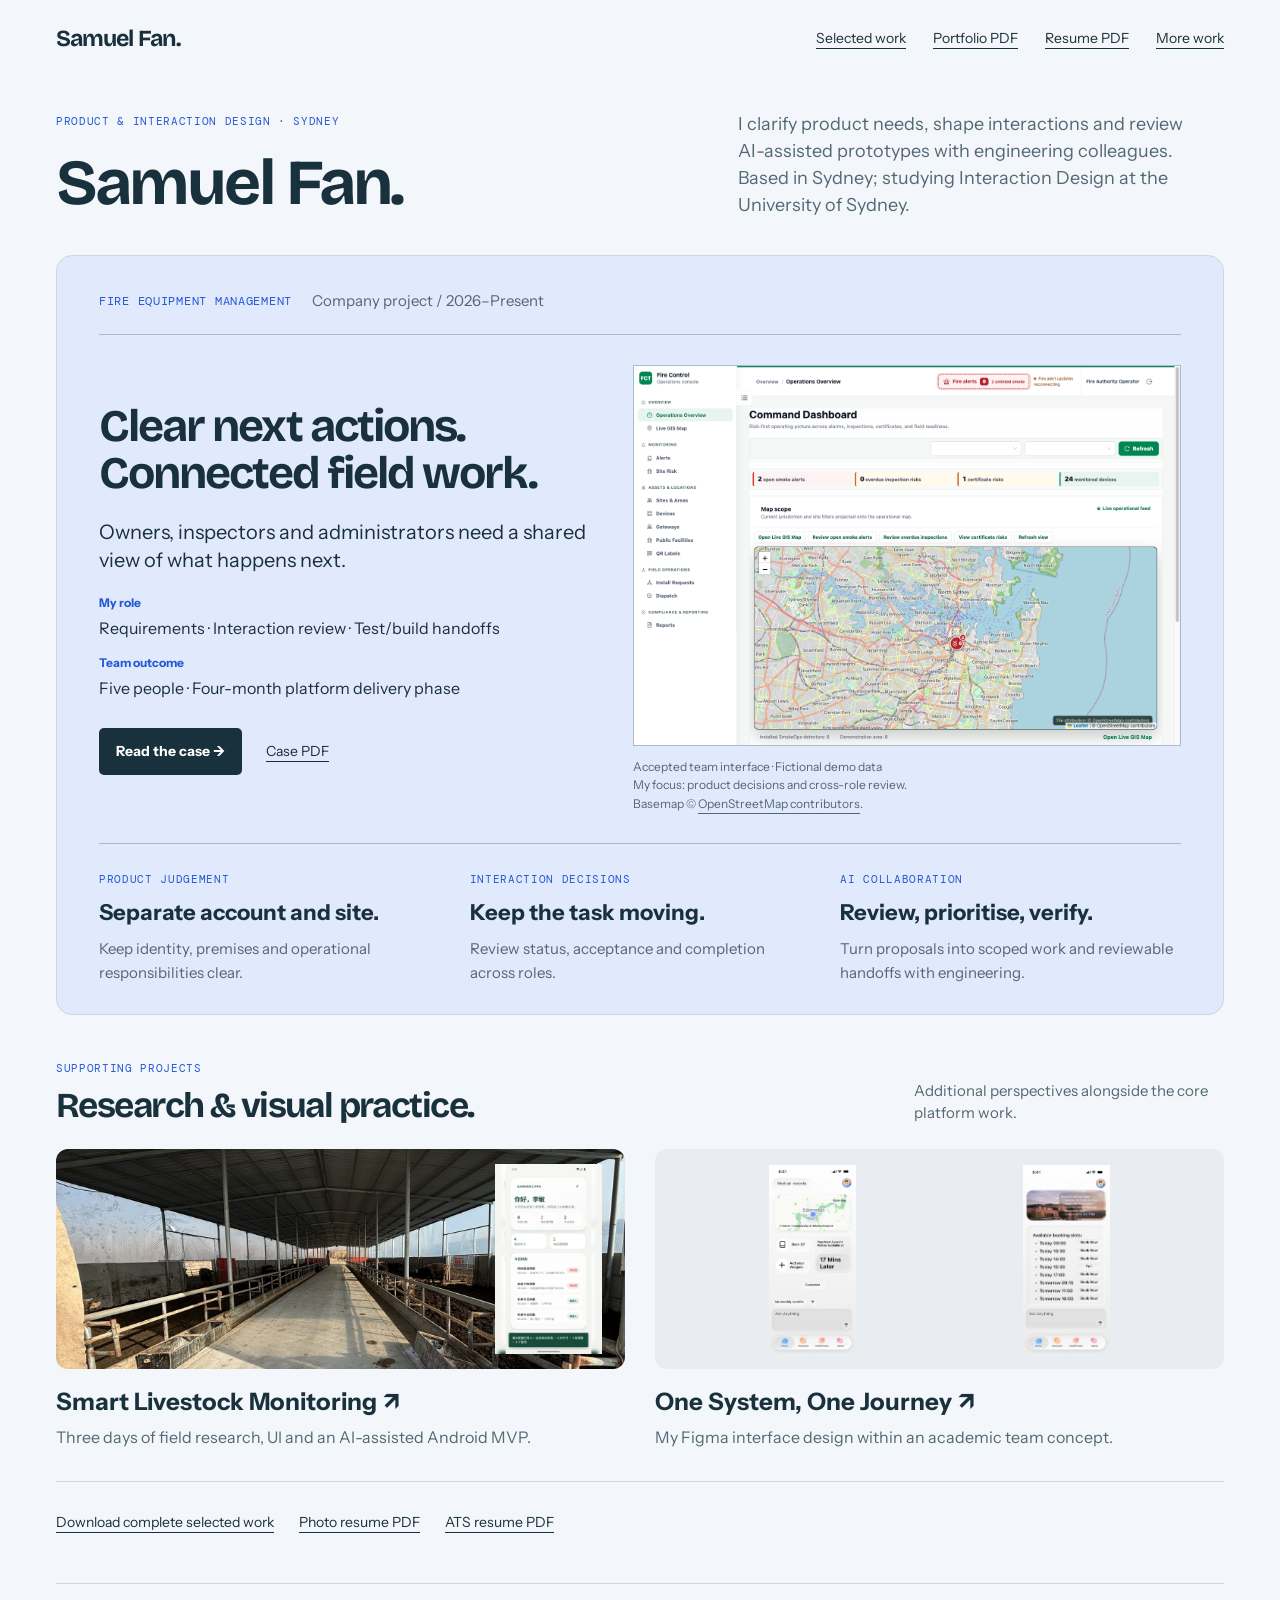
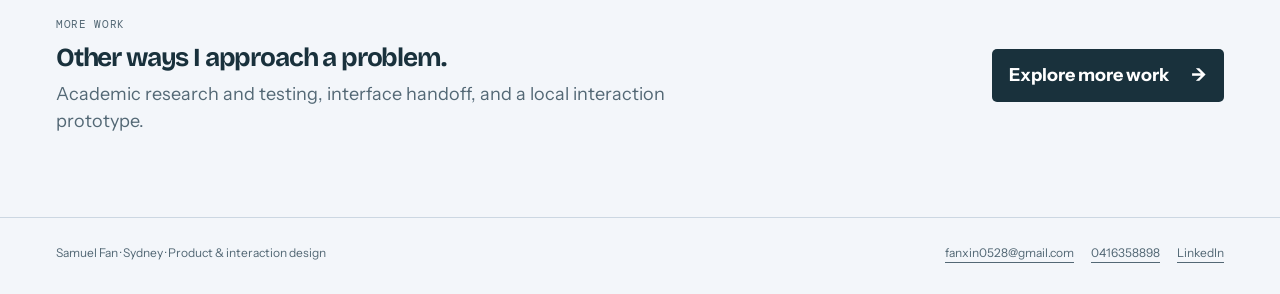
<file: index.html>
<!DOCTYPE html>

<html lang="en"><head><meta charset="utf-8"/><meta content="width=device-width,initial-scale=1" name="viewport"/><meta content="default-src 'self'; style-src 'self' 'unsafe-inline'; script-src 'self' 'unsafe-inline'; img-src 'self' data:; font-src 'self'; connect-src 'none'; object-src 'none'; base-uri 'self'" http-equiv="Content-Security-Policy"/><title>Selected work | Samuel Fan</title><link href="styles.css" rel="stylesheet"/><link href="https://fanxin0528-commits.github.io/samuel-fan-portfolio/" rel="canonical"/><meta content="Samuel Fan — product requirements, interaction design, field research and AI-assisted prototyping. Based in Sydney." name="description"/></head><body><a class="skip-link" href="#main-content">Skip to content</a><header class="top"><div class="wrap"><a class="brand" href="index.html">Samuel Fan.</a><nav aria-label="Main"><a href="index.html#work">Selected work</a><a href="downloads/Samuel_Fan_Selected_Work_v17.pdf">Portfolio PDF</a><a href="downloads/Samuel_Fan_Photo_Resume_v16.pdf">Resume PDF</a><a href="more.html">More work</a></nav></div></header><main class="wrap" id="main-content" tabindex="-1"><section class="intro intro-primary"><div><div class="label">Product &amp; interaction design · Sydney</div><h1>Samuel Fan.</h1></div><p>I clarify product needs, shape interactions and review AI-assisted prototypes with engineering colleagues. Based in Sydney; studying Interaction Design at the University of Sydney.</p></section>
<section aria-labelledby="fct-title" class="primary-project home-v16" id="work"><div class="primary-marker">FIRE EQUIPMENT MANAGEMENT <span>Company project / 2026–Present</span></div><div class="home-brief"><div><h2 id="fct-title">Clear next actions.<br/>Connected field work.</h2><p class="primary-deck">Owners, inspectors and administrators need a shared view of what happens next.</p><p class="home-role"><b>My role</b> Requirements · Interaction review · Test/build handoffs</p><p class="home-role"><b>Team outcome</b> Five people · Four-month platform delivery phase</p><div class="primary-actions"><a class="primary-link" href="equipment.html">Read the case →</a><a href="downloads/Fire_Equipment_Management_v16.pdf">Case PDF</a></div></div><figure class="home-interface"><a href="equipment.html#chapter-7"><img alt="Accepted team admin interface, public Sydney basemap and fictional demonstration point" decoding="async" height="1000" src="assets/fct-admin-overview-map.png" width="1440"/></a><figcaption>Accepted team interface · Fictional demo data<br/>My focus: product decisions and cross-role review.<br/>Basemap © <a href="https://www.openstreetmap.org/copyright">OpenStreetMap contributors</a>.</figcaption></figure></div><div class="primary-contributions"><section><div class="label">Product judgement</div><h3>Separate account and site.</h3><p>Keep identity, premises and operational responsibilities clear.</p></section><section><div class="label">Interaction decisions</div><h3>Keep the task moving.</h3><p>Review status, acceptance and completion across roles.</p></section><section><div class="label">AI collaboration</div><h3>Review, prioritise, verify.</h3><p>Turn proposals into scoped work and reviewable handoffs with engineering.</p></section></div></section>
<section aria-labelledby="supporting-title" class="supporting-work"><div class="supporting-heading"><div><div class="label">Supporting projects</div><h2 id="supporting-title">Research &amp; visual practice.</h2></div><p>Additional perspectives alongside the core platform work.</p></div><div class="supporting-grid"><a class="support-card" href="livestock.html"><figure class="support-ranch"><img alt="Original ranch field photograph" decoding="async" height="881" loading="lazy" src="assets/ranch-field-original.jpg" width="1600"/><img alt="Android prototype with confirmed synthetic demonstration data" decoding="async" height="1920" loading="lazy" src="assets/livestock-synthetic-mvp.jpg" width="1080"/></figure><h3>Smart Livestock Monitoring <span aria-hidden="true">↗</span></h3><p>Three days of field research, UI and an AI-assisted Android MVP.</p></a><a class="support-card" href="medical.html"><figure class="support-medical"><img alt="Original Figma healthcare home interface" decoding="async" height="852" loading="lazy" src="assets/medical-home-original.png" width="393"/><img alt="Original Figma appointment interface" decoding="async" height="852" loading="lazy" src="assets/medical-appointment-original.png" width="393"/></figure><h3>One System, One Journey <span aria-hidden="true">↗</span></h3><p>My Figma interface design within an academic team concept.</p></a></div></section>
<div class="links final-downloads"><a href="downloads/Samuel_Fan_Selected_Work_v17.pdf">Download complete selected work</a><a href="downloads/Samuel_Fan_Photo_Resume_v16.pdf">Photo resume PDF</a><a href="downloads/Samuel_Fan_ATS_Resume_v16.pdf">ATS resume PDF</a></div><section class="more-entry"><div><p class="label">More work</p><h2>Other ways I approach a problem.</h2><p>Academic research and testing, interface handoff, and a local interaction prototype.</p></div><a class="primary-link" href="more.html">Explore more work <span aria-hidden="true">→</span></a></section></main><footer class="footer"><div class="wrap"><span>Samuel Fan · Sydney · Product &amp; interaction design</span><span class="contact-links"><a href="mailto:fanxin0528@gmail.com">fanxin0528@gmail.com</a><a href="tel:+61416358898">0416358898</a><a href="https://www.linkedin.com/in/samuel-fan-a523b7407/">LinkedIn</a></span></div></footer><script defer="True" src="navigation.js"></script></body></html>
</file>
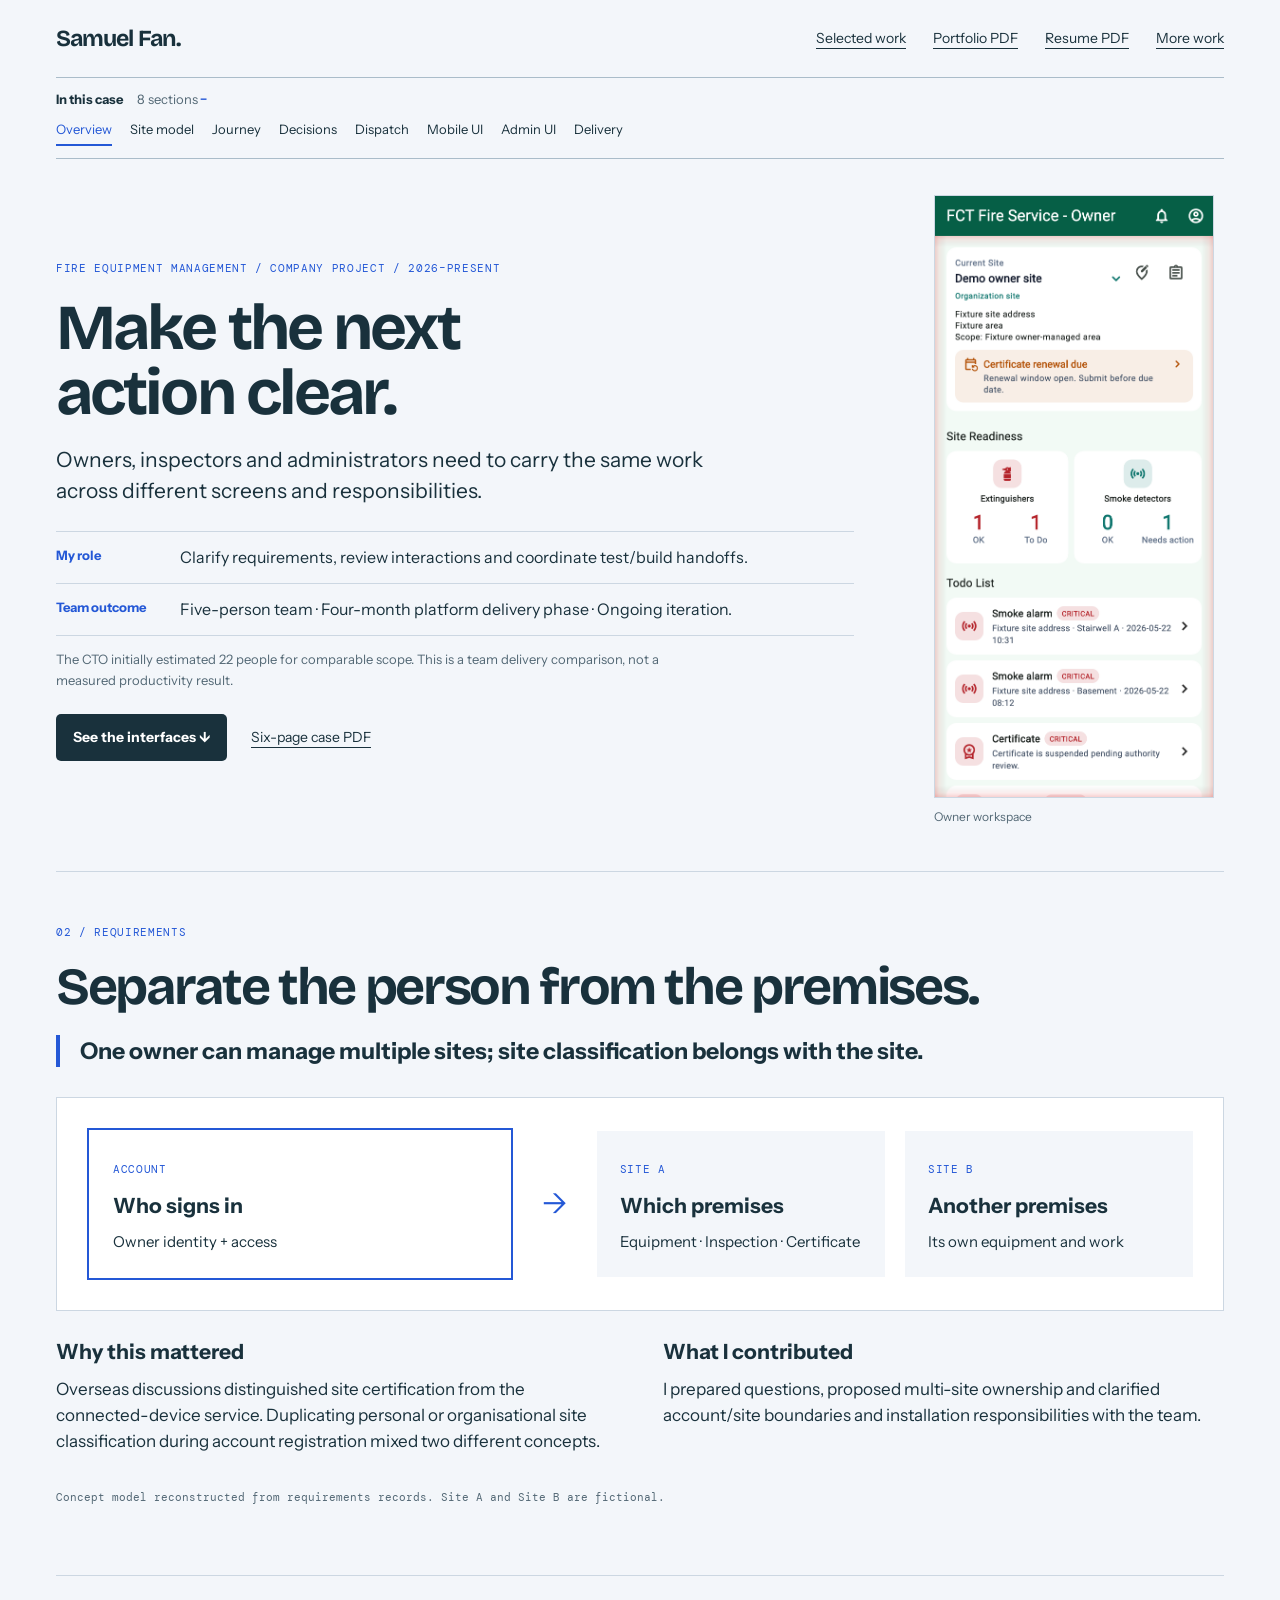
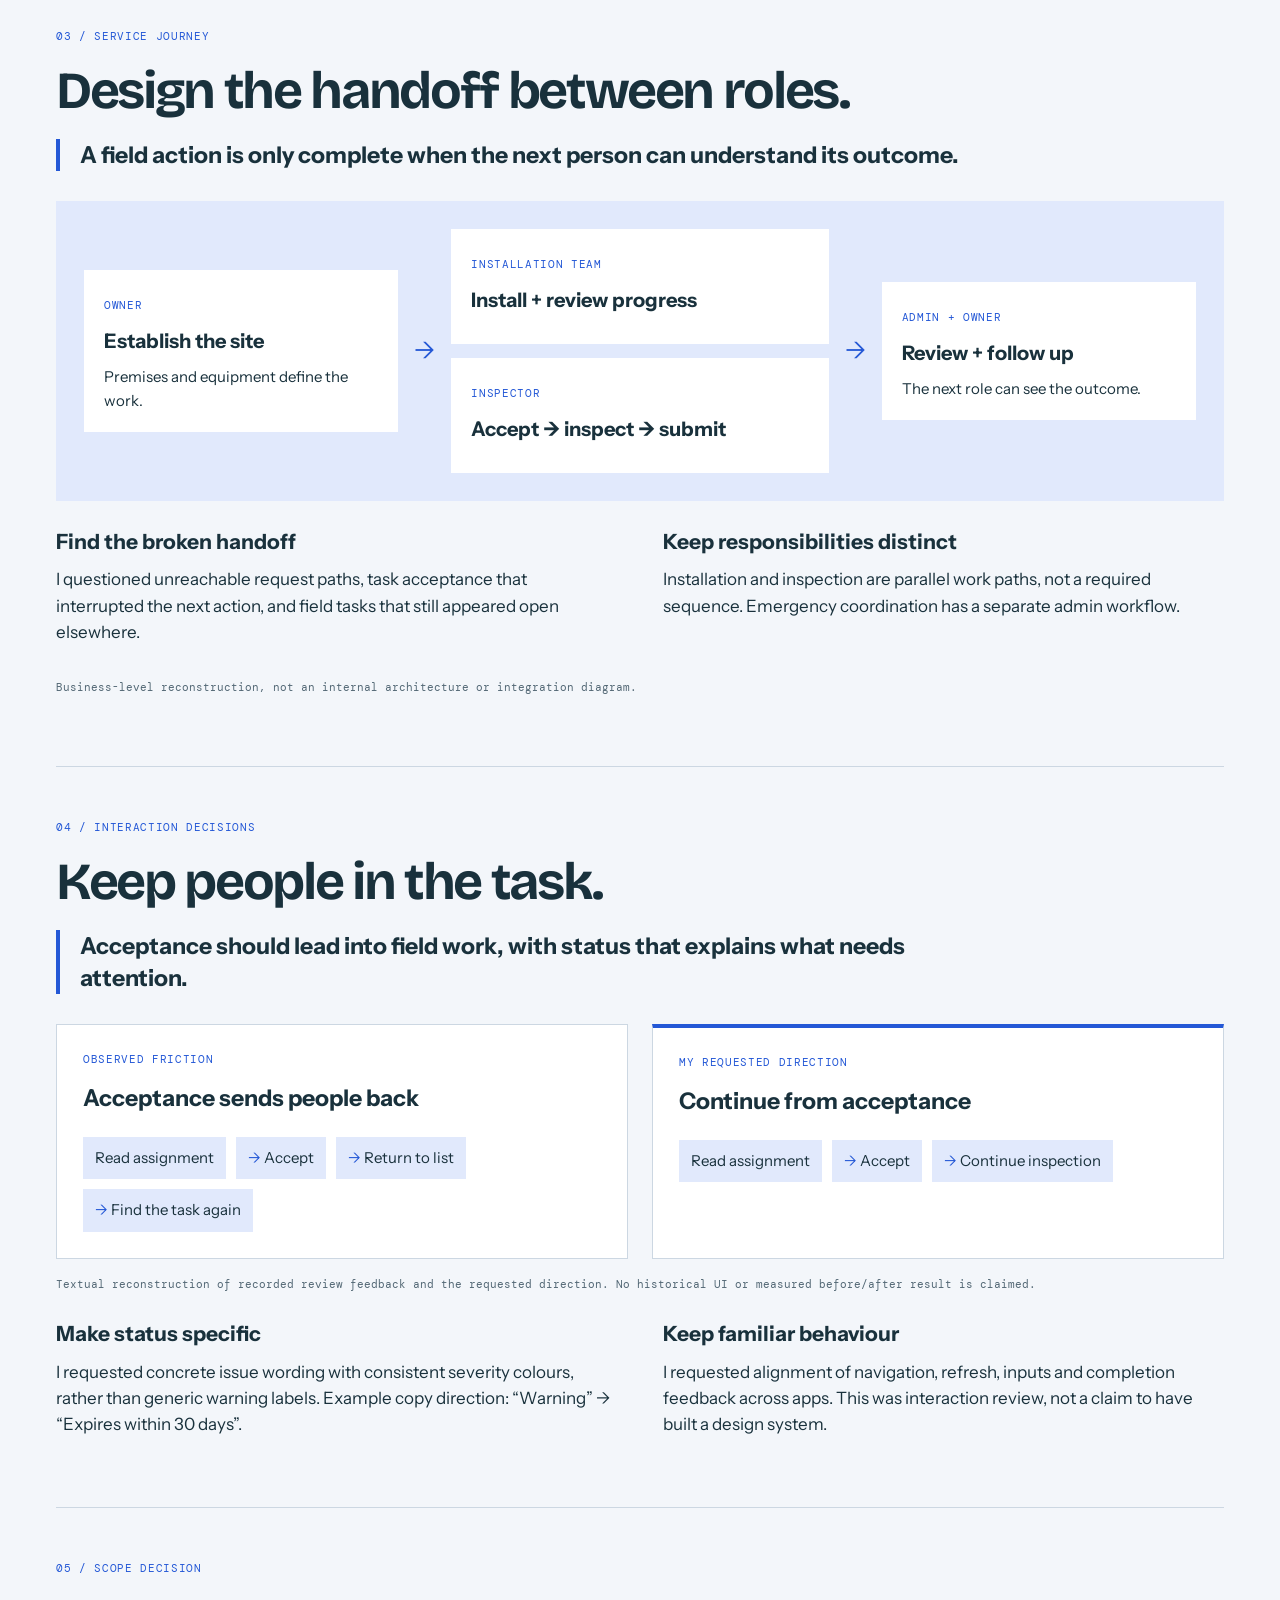
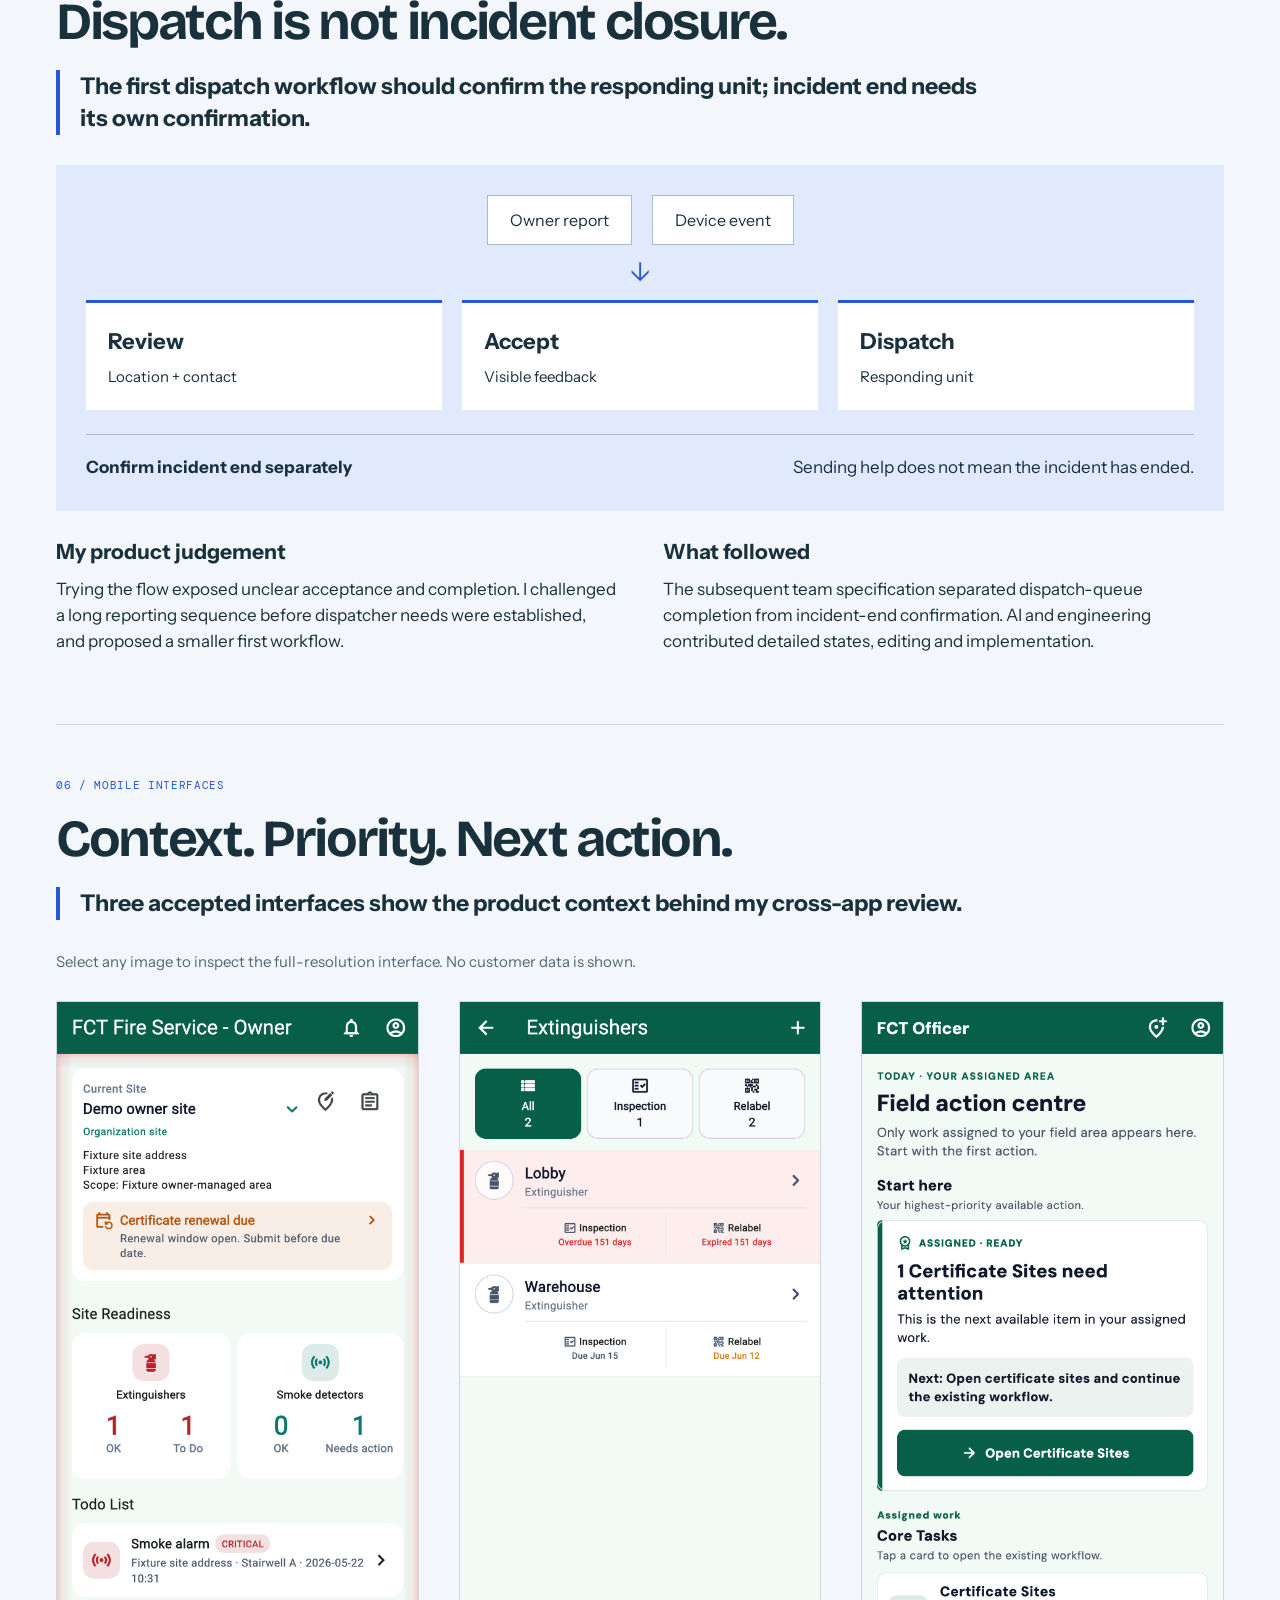
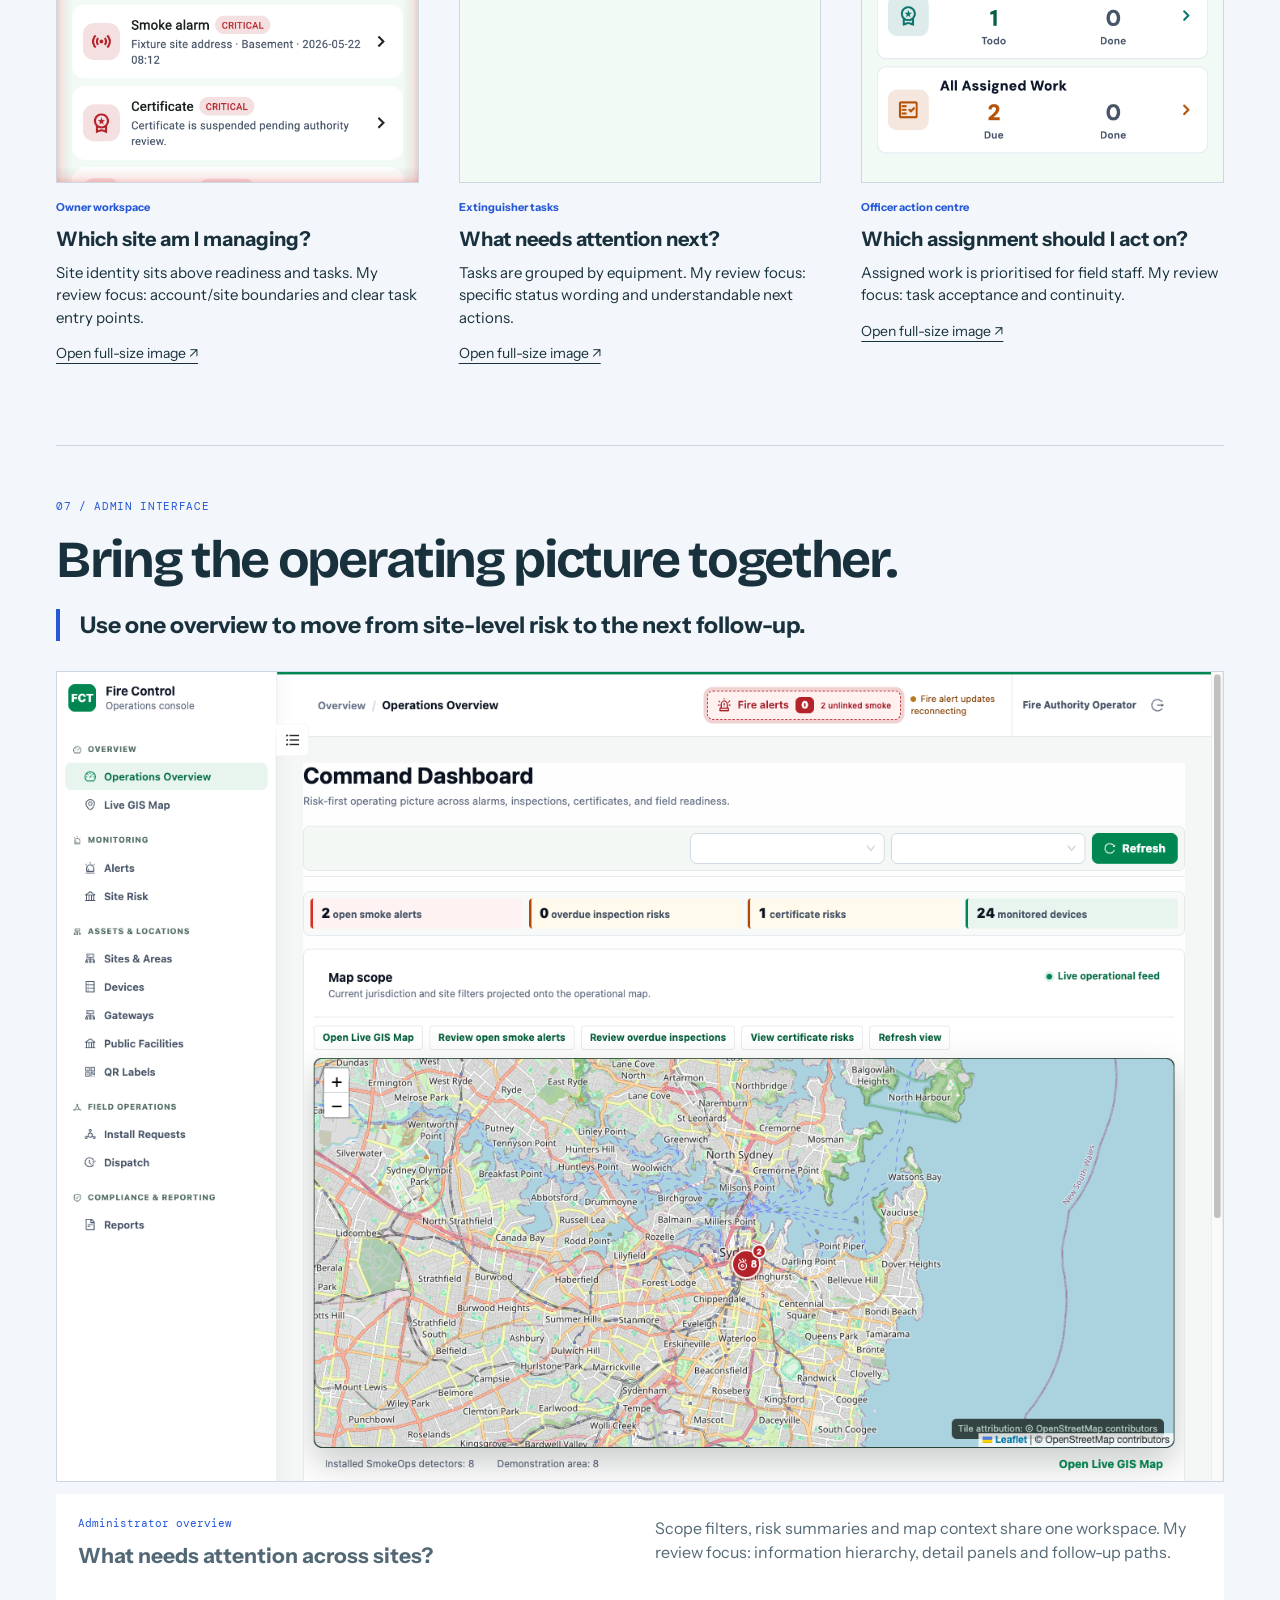
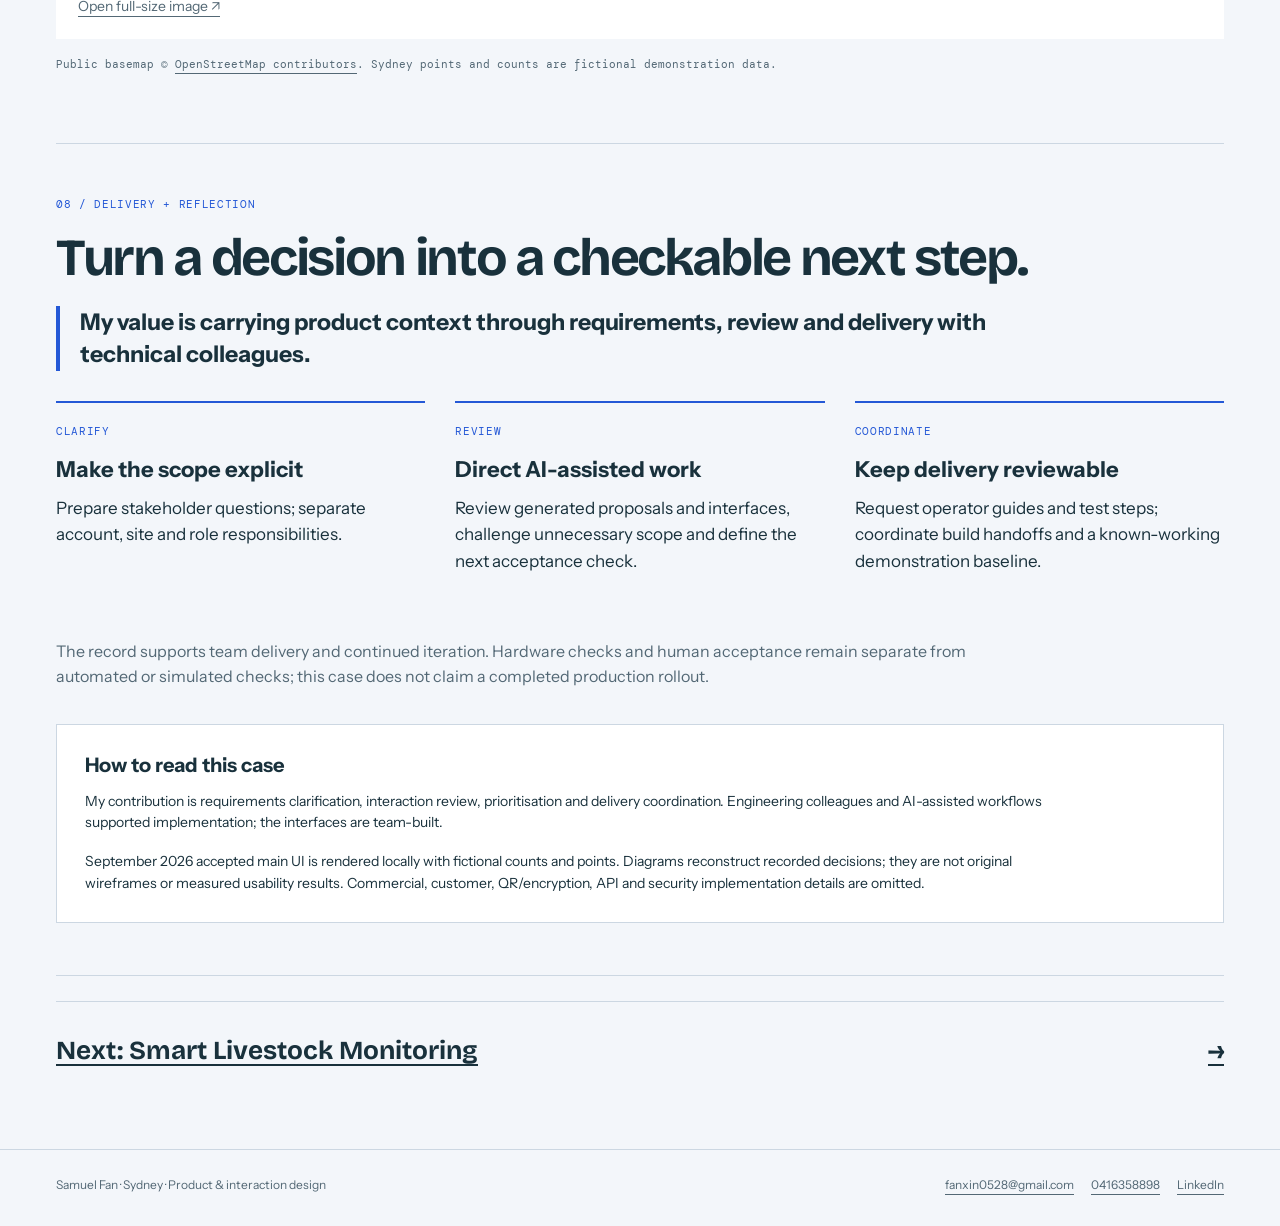
<file: equipment.html>
<!DOCTYPE html>

<html lang="en"><head><meta charset="utf-8"/><meta content="width=device-width,initial-scale=1" name="viewport"/><meta content="default-src 'self'; style-src 'self' 'unsafe-inline'; script-src 'self' 'unsafe-inline'; img-src 'self' data:; font-src 'self'; connect-src 'none'; object-src 'none'; base-uri 'self'" http-equiv="Content-Security-Policy"/><title>Fire Equipment Management | Samuel Fan</title><link href="styles.css" rel="stylesheet"/><link href="https://fanxin0528-commits.github.io/samuel-fan-portfolio/equipment.html" rel="canonical"/><meta content="Samuel Fan — product requirements, interaction design, field research and AI-assisted prototyping. Based in Sydney." name="description"/></head><body><a class="skip-link" href="#main-content">Skip to content</a><header class="top"><div class="wrap"><a class="brand" href="index.html">Samuel Fan.</a><nav aria-label="Main"><a href="index.html#work">Selected work</a><a href="downloads/Samuel_Fan_Selected_Work_v17.pdf">Portfolio PDF</a><a href="downloads/Samuel_Fan_Photo_Resume_v16.pdf">Resume PDF</a><a href="more.html">More work</a></nav></div></header><main class="wrap fct-case review-v16" id="main-content" tabindex="-1"><details class="case-toc" open=""><summary>In this case <span>8 sections</span></summary><nav aria-label="Case study sections"><a href="#chapter-1">Overview</a><a href="#chapter-2">Site model</a><a href="#chapter-3">Journey</a><a href="#chapter-4">Decisions</a><a href="#chapter-5">Dispatch</a><a href="#chapter-6">Mobile UI</a><a href="#chapter-7">Admin UI</a><a href="#chapter-8">Delivery</a></nav></details><section class="fct-chapter fct-hero" id="chapter-1"><div class="hero-copy"><p class="kicker">FIRE EQUIPMENT MANAGEMENT / COMPANY PROJECT / 2026–PRESENT</p><h1>Make the next<br/>action clear.</h1><p class="hero-problem">Owners, inspectors and administrators need to carry the same work across different screens and responsibilities.</p><dl class="quick-facts"><div><dt>My role</dt><dd>Clarify requirements, review interactions and coordinate test/build handoffs.</dd></div><div><dt>Team outcome</dt><dd>Five-person team · Four-month platform delivery phase · Ongoing iteration.</dd></div></dl><p class="estimate">The CTO initially estimated 22 people for comparable scope. This is a team delivery comparison, not a measured productivity result.</p><div class="hero-links"><a class="primary-link" href="#chapter-6">See the interfaces ↓</a><a href="downloads/Fire_Equipment_Management_v16.pdf">Six-page case PDF</a></div></div><figure class="hero-phone"><a aria-label="Open full-size Owner workspace" href="assets/fct-owner-workspace-current.png" rel="noopener" target="_blank"><img alt="Owner workspace: accepted team interface with fictional demonstration data" decoding="async" height="2532" src="assets/fct-owner-workspace-current.png" width="1170"/></a><figcaption><b>Owner workspace</b><strong>Which site am I managing?</strong><span>Site identity sits above readiness and tasks. My review focus: account/site boundaries and clear task entry points.</span><a href="assets/fct-owner-workspace-current.png" rel="noopener" target="_blank">Open full-size image ↗</a></figcaption></figure></section><section class="fct-chapter" id="chapter-2"><p class="kicker">02 / REQUIREMENTS</p><h2 class="chapter-title">Separate the person from the premises.</h2><p class="takeaway">One owner can manage multiple sites; site classification belongs with the site.</p><div aria-label="Account and site concept model" class="scope-map" role="group"><div class="scope-person"><span class="label">Account</span><h3>Who signs in</h3><p>Owner identity + access</p></div><div aria-hidden="true" class="scope-connector">→</div><div class="scope-sites"><div><span class="label">Site A</span><h3>Which premises</h3><p>Equipment · Inspection · Certificate</p></div><div><span class="label">Site B</span><h3>Another premises</h3><p>Its own equipment and work</p></div></div></div><div class="compact-pair"><section><h3>Why this mattered</h3><p>Overseas discussions distinguished site certification from the connected-device service. Duplicating personal or organisational site classification during account registration mixed two different concepts.</p></section><section><h3>What I contributed</h3><p>I prepared questions, proposed multi-site ownership and clarified account/site boundaries and installation responsibilities with the team.</p></section></div><p class="caption">Concept model reconstructed from requirements records. Site A and Site B are fictional.</p></section><section class="fct-chapter" id="chapter-3"><p class="kicker">03 / SERVICE JOURNEY</p><h2 class="chapter-title">Design the handoff between roles.</h2><p class="takeaway">A field action is only complete when the next person can understand its outcome.</p><div aria-label="Service journey with parallel installation and inspection paths" class="blueprint" role="group"><div class="bp-step"><span class="label">Owner</span><h3>Establish the site</h3><p>Premises and equipment define the work.</p></div><div aria-hidden="true" class="bp-arrow">→</div><div class="bp-paths"><div><span class="label">Installation team</span><h3>Install + review progress</h3></div><div><span class="label">Inspector</span><h3>Accept → inspect → submit</h3></div></div><div aria-hidden="true" class="bp-arrow">→</div><div class="bp-step"><span class="label">Admin + owner</span><h3>Review + follow up</h3><p>The next role can see the outcome.</p></div></div><div class="compact-pair"><section><h3>Find the broken handoff</h3><p>I questioned unreachable request paths, task acceptance that interrupted the next action, and field tasks that still appeared open elsewhere.</p></section><section><h3>Keep responsibilities distinct</h3><p>Installation and inspection are parallel work paths, not a required sequence. Emergency coordination has a separate admin workflow.</p></section></div><p class="caption">Business-level reconstruction, not an internal architecture or integration diagram.</p></section><section class="fct-chapter" id="chapter-4"><p class="kicker">04 / INTERACTION DECISIONS</p><h2 class="chapter-title">Keep people in the task.</h2><p class="takeaway">Acceptance should lead into field work, with status that explains what needs attention.</p><div class="decision-compare"><section><p class="label">Observed friction</p><h3>Acceptance sends people back</h3><div class="step-line"><span>Read assignment</span><span>Accept</span><span>Return to list</span><span>Find the task again</span></div></section><section><p class="label">My requested direction</p><h3>Continue from acceptance</h3><div class="step-line"><span>Read assignment</span><span>Accept</span><span>Continue inspection</span></div></section></div><p class="caption">Textual reconstruction of recorded review feedback and the requested direction. No historical UI or measured before/after result is claimed.</p><div class="compact-pair"><section><h3>Make status specific</h3><p>I requested concrete issue wording with consistent severity colours, rather than generic warning labels. Example copy direction: “Warning” → “Expires within 30 days”.</p></section><section><h3>Keep familiar behaviour</h3><p>I requested alignment of navigation, refresh, inputs and completion feedback across apps. This was interaction review, not a claim to have built a design system.</p></section></div></section><section class="fct-chapter" id="chapter-5"><p class="kicker">05 / SCOPE DECISION</p><h2 class="chapter-title">Dispatch is not incident closure.</h2><p class="takeaway">The first dispatch workflow should confirm the responding unit; incident end needs its own confirmation.</p><div aria-label="Administrative dispatch and incident closure are distinct" class="dispatch-diagram" role="group"><div class="event-input"><span>Owner report</span><span>Device event</span></div><span aria-hidden="true" class="diagram-arrow">↓</span><div class="dispatch-steps"><div><b>Review</b><span>Location + contact</span></div><div><b>Accept</b><span>Visible feedback</span></div><div><b>Dispatch</b><span>Responding unit</span></div></div><div class="incident-end"><b>Confirm incident end separately</b><span>Sending help does not mean the incident has ended.</span></div></div><div class="compact-pair"><section><h3>My product judgement</h3><p>Trying the flow exposed unclear acceptance and completion. I challenged a long reporting sequence before dispatcher needs were established, and proposed a smaller first workflow.</p></section><section><h3>What followed</h3><p>The subsequent team specification separated dispatch-queue completion from incident-end confirmation. AI and engineering contributed detailed states, editing and implementation.</p></section></div></section><section class="fct-chapter" id="chapter-6"><p class="kicker">06 / MOBILE INTERFACES</p><h2 class="chapter-title">Context. Priority. Next action.</h2><p class="takeaway">Three accepted interfaces show the product context behind my cross-app review.</p><p class="reading-hint">Select any image to inspect the full-resolution interface. No customer data is shown.</p><div class="key-mobile"><figure class=""><a aria-label="Open full-size Owner workspace" href="assets/fct-owner-workspace-current.png" rel="noopener" target="_blank"><img alt="Owner workspace: accepted team interface with fictional demonstration data" decoding="async" height="2532" loading="lazy" src="assets/fct-owner-workspace-current.png" width="1170"/></a><figcaption><b>Owner workspace</b><strong>Which site am I managing?</strong><span>Site identity sits above readiness and tasks. My review focus: account/site boundaries and clear task entry points.</span><a href="assets/fct-owner-workspace-current.png" rel="noopener" target="_blank">Open full-size image ↗</a></figcaption></figure><figure class=""><a aria-label="Open full-size Extinguisher tasks" href="assets/fct-owner-extinguishers-current.png" rel="noopener" target="_blank"><img alt="Extinguisher tasks: accepted team interface with fictional demonstration data" decoding="async" height="2532" loading="lazy" src="assets/fct-owner-extinguishers-current.png" width="1170"/></a><figcaption><b>Extinguisher tasks</b><strong>What needs attention next?</strong><span>Tasks are grouped by equipment. My review focus: specific status wording and understandable next actions.</span><a href="assets/fct-owner-extinguishers-current.png" rel="noopener" target="_blank">Open full-size image ↗</a></figcaption></figure><figure class=""><a aria-label="Open full-size Officer action centre" href="assets/fct-officer-action-centre-current.png" rel="noopener" target="_blank"><img alt="Officer action centre: accepted team interface with fictional demonstration data" decoding="async" height="2532" loading="lazy" src="assets/fct-officer-action-centre-current.png" width="1170"/></a><figcaption><b>Officer action centre</b><strong>Which assignment should I act on?</strong><span>Assigned work is prioritised for field staff. My review focus: task acceptance and continuity.</span><a href="assets/fct-officer-action-centre-current.png" rel="noopener" target="_blank">Open full-size image ↗</a></figcaption></figure></div></section><section class="fct-chapter" id="chapter-7"><p class="kicker">07 / ADMIN INTERFACE</p><h2 class="chapter-title">Bring the operating picture together.</h2><p class="takeaway">Use one overview to move from site-level risk to the next follow-up.</p><figure class="key-admin"><a aria-label="Open full-size Administrator overview" href="assets/fct-admin-overview-map.png" rel="noopener" target="_blank"><img alt="Administrator overview: accepted team interface with fictional demonstration data" decoding="async" height="1000" loading="lazy" src="assets/fct-admin-overview-map.png" width="1440"/></a><figcaption><b>Administrator overview</b><strong>What needs attention across sites?</strong><span>Scope filters, risk summaries and map context share one workspace. My review focus: information hierarchy, detail panels and follow-up paths.</span><a href="assets/fct-admin-overview-map.png" rel="noopener" target="_blank">Open full-size image ↗</a></figcaption></figure><p class="caption">Public basemap © <a href="https://www.openstreetmap.org/copyright">OpenStreetMap contributors</a>. Sydney points and counts are fictional demonstration data.</p></section><section class="fct-chapter" id="chapter-8"><p class="kicker">08 / DELIVERY + REFLECTION</p><h2 class="chapter-title">Turn a decision into a checkable next step.</h2><p class="takeaway">My value is carrying product context through requirements, review and delivery with technical colleagues.</p><div class="delivery-grid"><section><p class="label">Clarify</p><h3>Make the scope explicit</h3><p>Prepare stakeholder questions; separate account, site and role responsibilities.</p></section><section><p class="label">Review</p><h3>Direct AI-assisted work</h3><p>Review generated proposals and interfaces, challenge unnecessary scope and define the next acceptance check.</p></section><section><p class="label">Coordinate</p><h3>Keep delivery reviewable</h3><p>Request operator guides and test steps; coordinate build handoffs and a known-working demonstration baseline.</p></section></div><p class="reflection">The record supports team delivery and continued iteration. Hardware checks and human acceptance remain separate from automated or simulated checks; this case does not claim a completed production rollout.</p><aside class="evidence-note" id="evidence"><h3>How to read this case</h3><p>My contribution is requirements clarification, interaction review, prioritisation and delivery coordination. Engineering colleagues and AI-assisted workflows supported implementation; the interfaces are team-built.</p><p>September 2026 accepted main UI is rendered locally with fictional counts and points. Diagrams reconstruct recorded decisions; they are not original wireframes or measured usability results. Commercial, customer, QR/encryption, API and security implementation details are omitted.</p></aside></section><a class="next-case" href="livestock.html"><span>Next: Smart Livestock Monitoring</span><span aria-hidden="true">→</span></a></main><footer class="footer"><div class="wrap"><span>Samuel Fan · Sydney · Product &amp; interaction design</span><span class="contact-links"><a href="mailto:fanxin0528@gmail.com">fanxin0528@gmail.com</a><a href="tel:+61416358898">0416358898</a><a href="https://www.linkedin.com/in/samuel-fan-a523b7407/">LinkedIn</a></span></div></footer><script defer="True" src="navigation.js"></script></body></html>
</file>
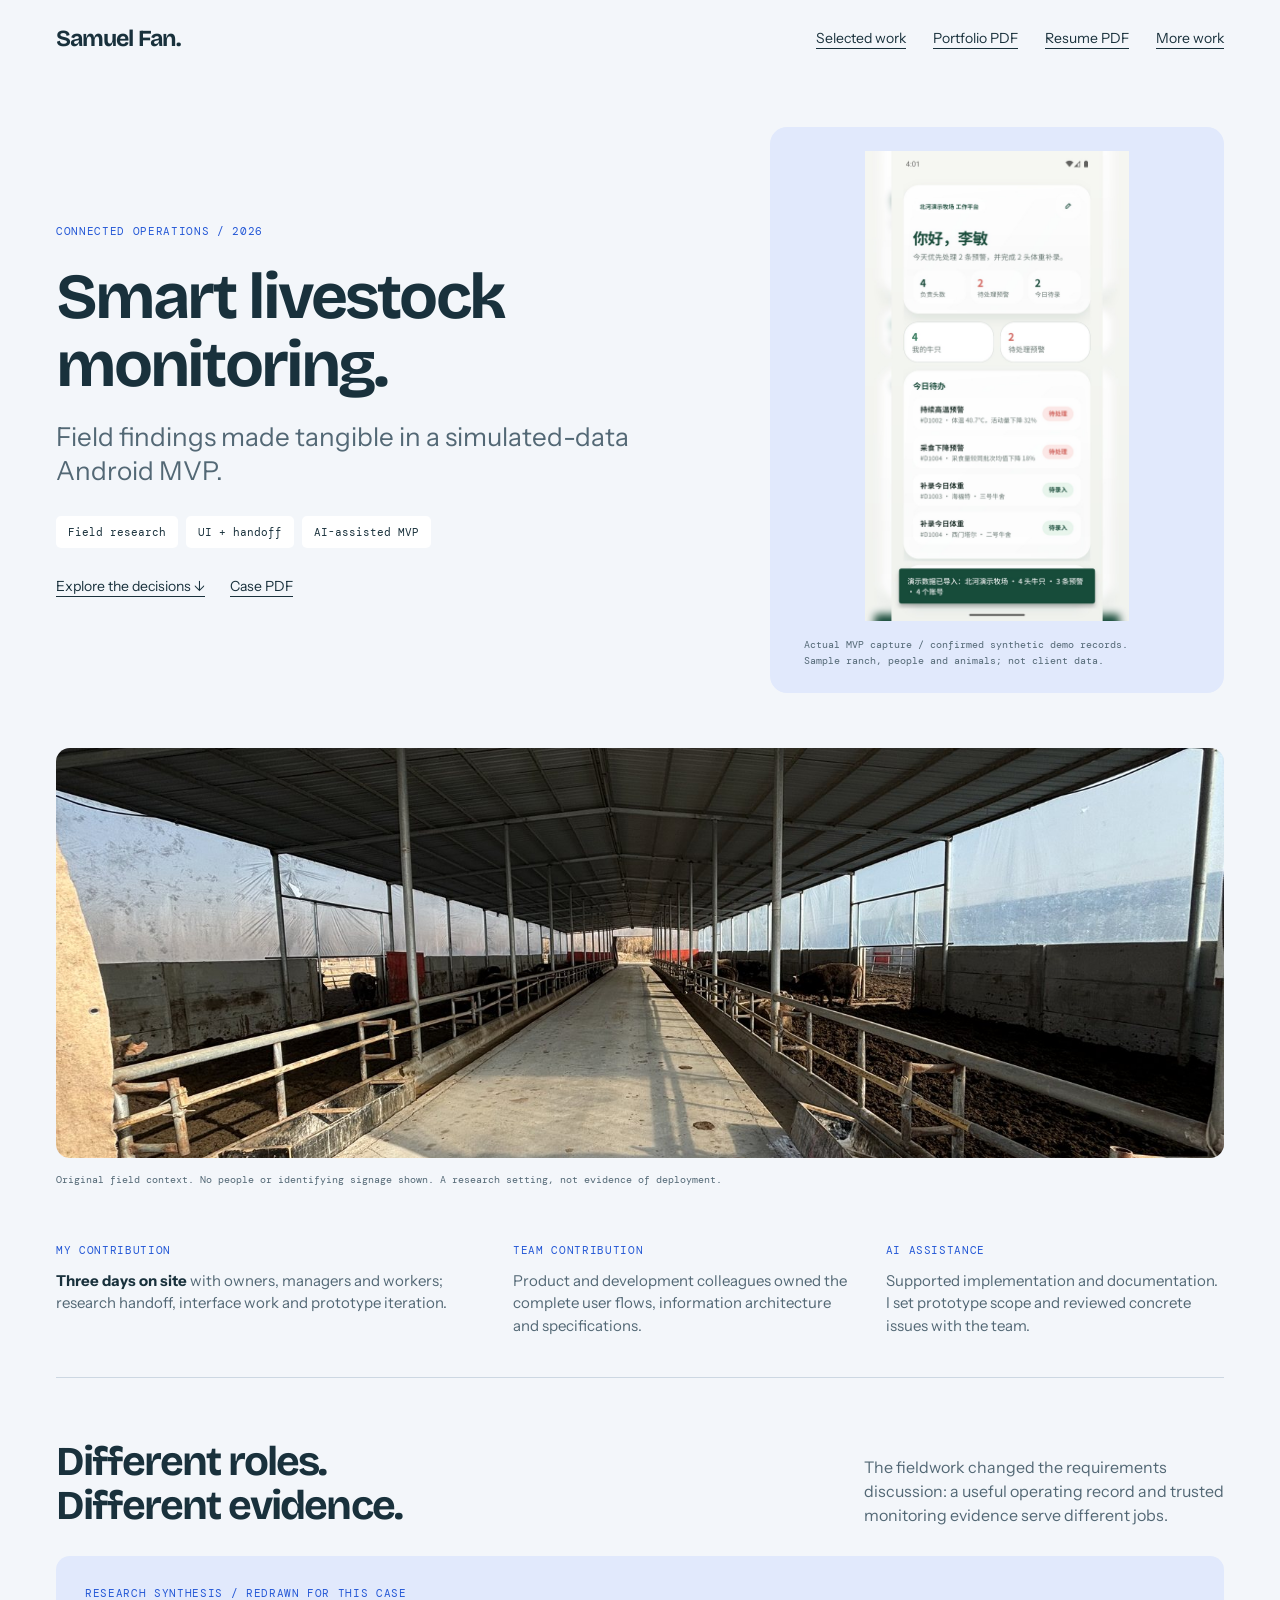
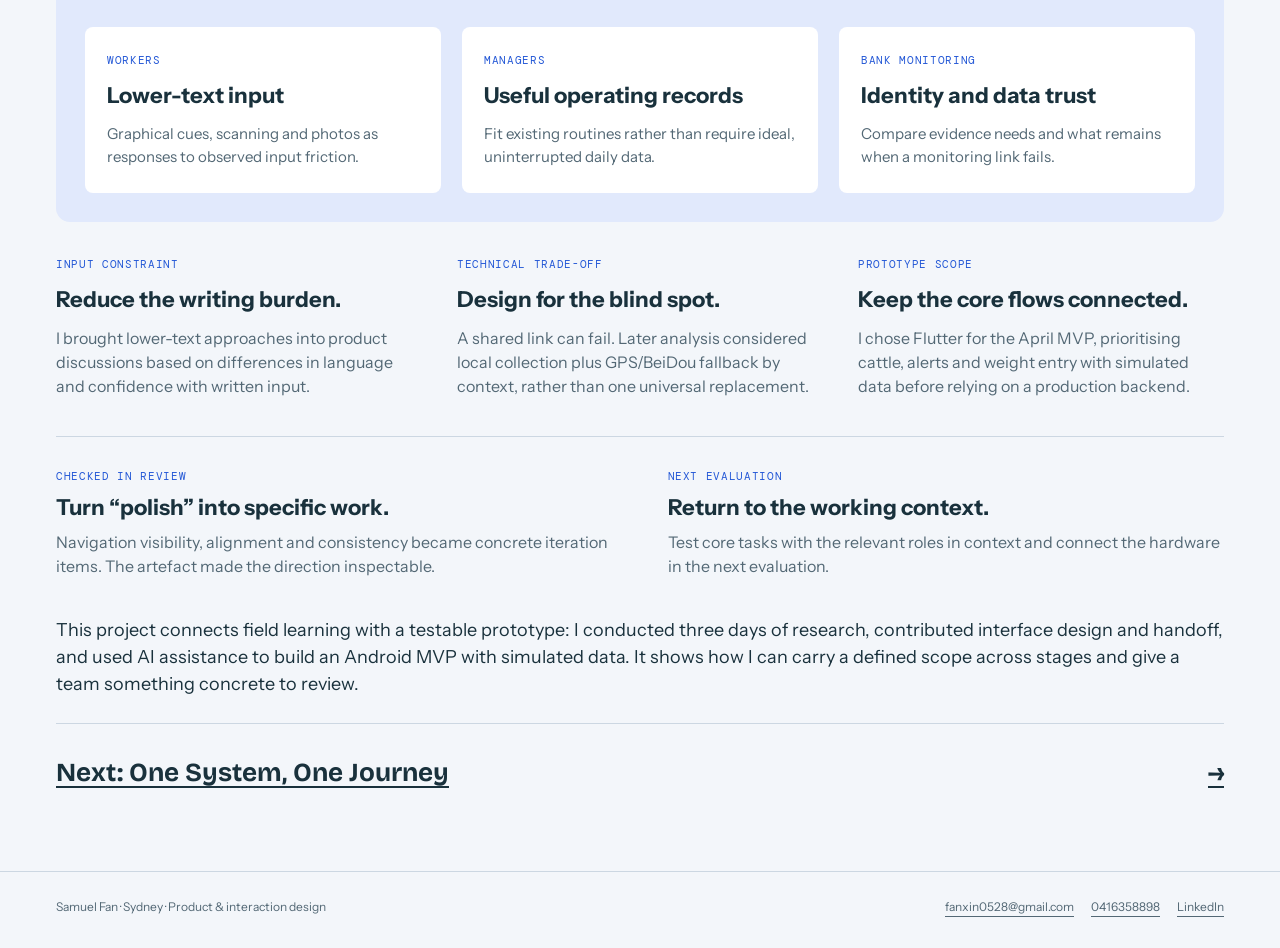
<file: livestock.html>
<!DOCTYPE html>

<html lang="en"><head><meta charset="utf-8"/><meta content="width=device-width,initial-scale=1" name="viewport"/><meta content="default-src 'self'; style-src 'self' 'unsafe-inline'; script-src 'self' 'unsafe-inline'; img-src 'self' data:; font-src 'self'; connect-src 'none'; object-src 'none'; base-uri 'self'" http-equiv="Content-Security-Policy"/><title>Smart Livestock Monitoring | Samuel Fan</title><link href="styles.css" rel="stylesheet"/><link href="https://fanxin0528-commits.github.io/samuel-fan-portfolio/livestock.html" rel="canonical"/><meta content="Samuel Fan — product requirements, interaction design, field research and AI-assisted prototyping. Based in Sydney." name="description"/></head><body><a class="skip-link" href="#main-content">Skip to content</a><header class="top"><div class="wrap"><a class="brand" href="index.html">Samuel Fan.</a><nav aria-label="Main"><a href="index.html#work">Selected work</a><a href="downloads/Samuel_Fan_Selected_Work_v17.pdf">Portfolio PDF</a><a href="downloads/Samuel_Fan_Photo_Resume_v16.pdf">Resume PDF</a><a href="more.html">More work</a></nav></div></header><main class="wrap" id="main-content" tabindex="-1"><section class="case-intro"><div><div class="label">Connected operations / 2026</div><h1>Smart livestock<br/>monitoring.</h1><p class="value">Field findings made tangible in a simulated-data Android MVP.</p><div class="tags"><span>Field research</span><span>UI + handoff</span><span>AI-assisted MVP</span></div><div class="links"><a href="#decisions">Explore the decisions ↓</a><a href="downloads/Smart_Livestock_Monitoring_v12.pdf">Case PDF</a></div></div><figure class="capture"><img alt="Actual Android MVP workbench showing synthetic demonstration records" decoding="async" height="1920" src="assets/livestock-synthetic-mvp.jpg" width="1080"/><figcaption>Actual MVP capture / confirmed synthetic demo records.<br/>Sample ranch, people and animals; not client data.</figcaption></figure></section><figure class="field-context"><img alt="Original cattle corridor photograph from the ranch field context" decoding="async" height="881" loading="lazy" src="assets/ranch-field-original.jpg" width="1600"/><figcaption>Original field context. No people or identifying signage shown. A research setting, not evidence of deployment.</figcaption></figure><section aria-label="Contribution" class="ownership"><div><div class="label">My contribution</div><p><strong>Three days on site</strong> with owners, managers and workers; research handoff, interface work and prototype iteration.</p></div><div><div class="label">Team contribution</div><p>Product and development colleagues owned the complete user flows, information architecture and specifications.</p></div><div><div class="label">AI assistance</div><p>Supported implementation and documentation. I set prototype scope and reviewed concrete issues with the team.</p></div></section><section class="story" id="decisions"><div class="story-heading"><h2>Different roles.<br/>Different evidence.</h2><p>The fieldwork changed the requirements discussion: a useful operating record and trusted monitoring evidence serve different jobs.</p></div><div class="research"><div class="label">Research synthesis / redrawn for this case</div><div class="research-grid"><div class="research-role"><div class="label">Workers</div><h3>Lower-text input</h3><p>Graphical cues, scanning and photos as responses to observed input friction.</p></div><div class="research-role"><div class="label">Managers</div><h3>Useful operating records</h3><p>Fit existing routines rather than require ideal, uninterrupted daily data.</p></div><div class="research-role"><div class="label">Bank monitoring</div><h3>Identity and data trust</h3><p>Compare evidence needs and what remains when a monitoring link fails.</p></div></div></div><div class="decisions"><section class="decision"><div class="label">Input constraint</div><h3>Reduce the writing burden.</h3><p>I brought lower-text approaches into product discussions based on differences in language and confidence with written input.</p></section><section class="decision"><div class="label">Technical trade-off</div><h3>Design for the blind spot.</h3><p>A shared link can fail. Later analysis considered local collection plus GPS/BeiDou fallback by context, rather than one universal replacement.</p></section><section class="decision"><div class="label">Prototype scope</div><h3>Keep the core flows connected.</h3><p>I chose Flutter for the April MVP, prioritising cattle, alerts and weight entry with simulated data before relying on a production backend.</p></section></div><div class="evaluation"><section><div class="label">Checked in review</div><h3>Turn “polish” into specific work.</h3><p>Navigation visibility, alignment and consistency became concrete iteration items. The artefact made the direction inspectable.</p></section><section><div class="label">Next evaluation</div><h3>Return to the working context.</h3><p>Test core tasks with the relevant roles in context and connect the hardware in the next evaluation.</p></section></div></section><p class="lead">This project connects field learning with a testable prototype: I conducted three days of research, contributed interface design and handoff, and used AI assistance to build an Android MVP with simulated data. It shows how I can carry a defined scope across stages and give a team something concrete to review.</p><a class="next-case" href="medical.html"><span>Next: One System, One Journey</span><span aria-hidden="true">→</span></a></main><footer class="footer"><div class="wrap"><span>Samuel Fan · Sydney · Product &amp; interaction design</span><span class="contact-links"><a href="mailto:fanxin0528@gmail.com">fanxin0528@gmail.com</a><a href="tel:+61416358898">0416358898</a><a href="https://www.linkedin.com/in/samuel-fan-a523b7407/">LinkedIn</a></span></div></footer><script defer="True" src="navigation.js"></script></body></html>
</file>
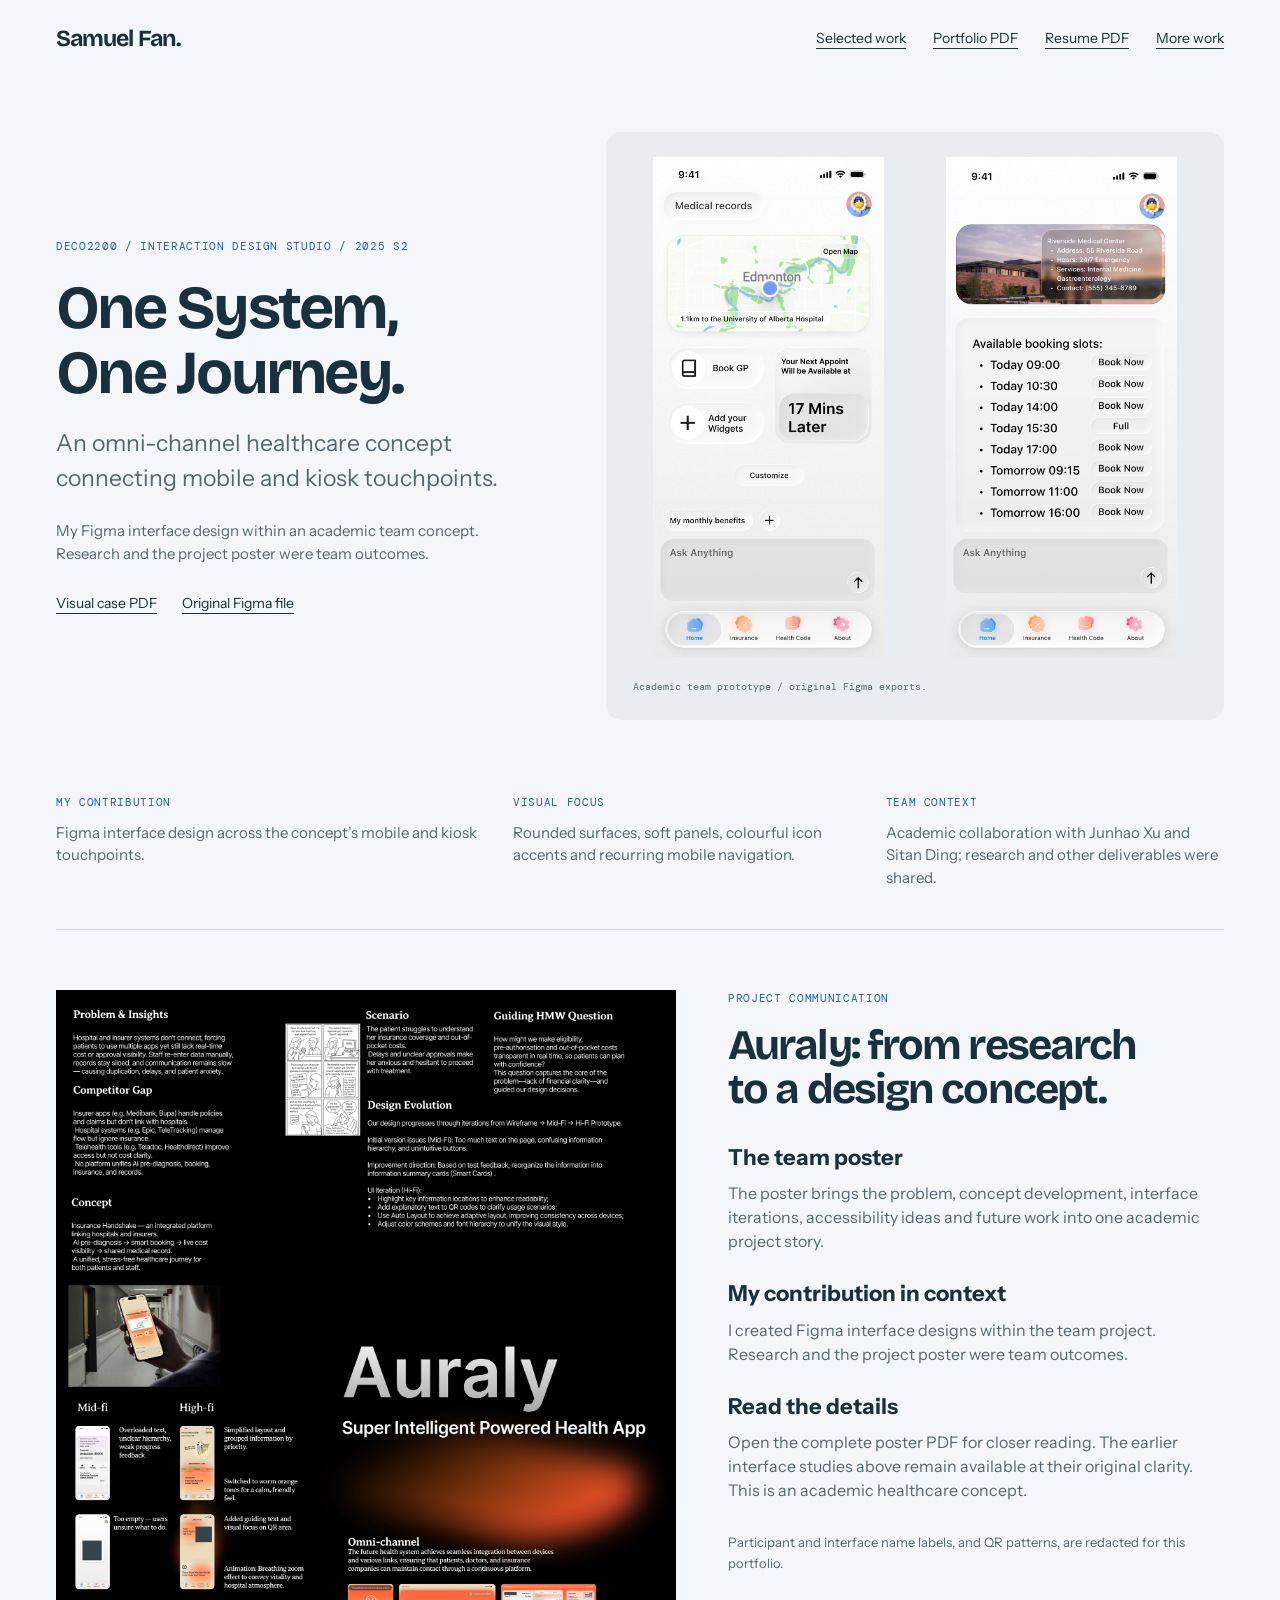
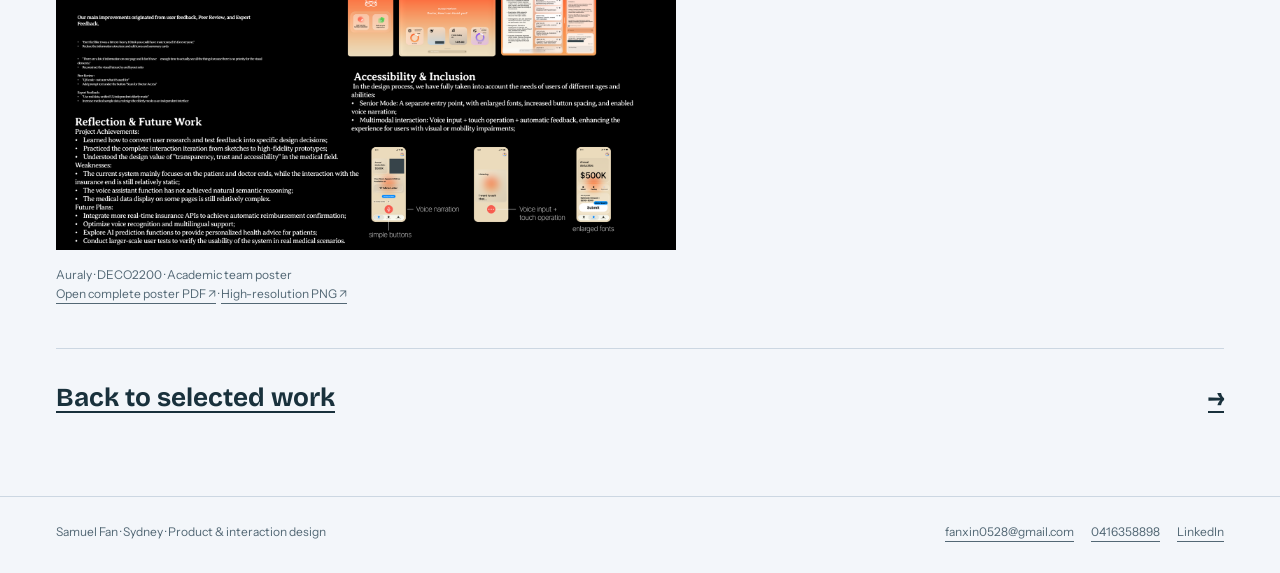
<file: medical.html>
<!DOCTYPE html>

<html lang="en"><head><meta charset="utf-8"/><meta content="width=device-width,initial-scale=1" name="viewport"/><meta content="default-src 'self'; style-src 'self' 'unsafe-inline'; script-src 'self' 'unsafe-inline'; img-src 'self' data:; font-src 'self'; connect-src 'none'; object-src 'none'; base-uri 'self'" http-equiv="Content-Security-Policy"/><title>One System One Journey | Samuel Fan</title><link href="styles.css" rel="stylesheet"/><link href="https://fanxin0528-commits.github.io/samuel-fan-portfolio/medical.html" rel="canonical"/><meta content="Samuel Fan — product requirements, interaction design, field research and AI-assisted prototyping. Based in Sydney." name="description"/></head><body><a class="skip-link" href="#main-content">Skip to content</a><header class="top"><div class="wrap"><a class="brand" href="index.html">Samuel Fan.</a><nav aria-label="Main"><a href="index.html#work">Selected work</a><a href="downloads/Samuel_Fan_Selected_Work_v17.pdf">Portfolio PDF</a><a href="downloads/Samuel_Fan_Photo_Resume_v16.pdf">Resume PDF</a><a href="more.html">More work</a></nav></div></header><main class="wrap" id="main-content" tabindex="-1"><section class="medical-intro"><div><div class="label">DECO2200 / Interaction Design Studio / 2025 S2</div><h1>One System,<br/>One Journey.</h1><p class="value">An omni-channel healthcare concept connecting mobile and kiosk touchpoints.</p><p class="medical-credit">My Figma interface design within an academic team concept. Research and the project poster were team outcomes.</p><div class="links"><a href="downloads/One_System_One_Journey_v17.pdf">Visual case PDF</a><a href="https://www.figma.com/design/CZ9K4Fr52x5qkHCVcBNgvH/Deco-2200?node-id=3-3" rel="noreferrer">Original Figma file</a></div></div><figure class="medical-phones"><img alt="Original Figma medical home screen with soft surfaces and colourful navigation icons" decoding="async" height="852" src="assets/medical-home-original.png" width="393"/><img alt="Original Figma appointment screen with available times" decoding="async" height="852" loading="lazy" src="assets/medical-appointment-original.png" width="393"/><figcaption>Academic team prototype / original Figma exports.</figcaption></figure></section><section class="ownership"><div><div class="label">My contribution</div><p>Figma interface design across the concept’s mobile and kiosk touchpoints.</p></div><div><div class="label">Visual focus</div><p>Rounded surfaces, soft panels, colourful icon accents and recurring mobile navigation.</p></div><div><div class="label">Team context</div><p>Academic collaboration with Junhao Xu and Sitan Ding; research and other deliverables were shared.</p></div></section><section class="medical-study poster-study"><figure class="team-poster"><a href="downloads/Auraly_Team_Poster_Redacted_v17.pdf"><img alt="Auraly academic team poster showing research, interface iterations and reflections; name labels and QR patterns redacted" decoding="async" height="2457" loading="lazy" src="assets/auraly-poster-redacted.png" width="1772"/></a><figcaption>Auraly · DECO2200 · Academic team poster<br/><a href="downloads/Auraly_Team_Poster_Redacted_v17.pdf">Open complete poster PDF ↗</a> · <a href="assets/auraly-poster-redacted-5316x7371.png">High-resolution PNG ↗</a></figcaption></figure><div><p class="label">Project communication</p><h2>Auraly: from research<br/>to a design concept.</h2><div class="medical-note"><h3>The team poster</h3><p>The poster brings the problem, concept development, interface iterations, accessibility ideas and future work into one academic project story.</p></div><div class="medical-note"><h3>My contribution in context</h3><p>I created Figma interface designs within the team project. Research and the project poster were team outcomes.</p></div><div class="medical-note"><h3>Read the details</h3><p>Open the complete poster PDF for closer reading. The earlier interface studies above remain available at their original clarity. This is an academic healthcare concept.</p></div><p class="poster-note">Participant and interface name labels, and QR patterns, are redacted for this portfolio.</p></div></section><a class="next-case" href="index.html#work"><span>Back to selected work</span><span aria-hidden="true">→</span></a></main><footer class="footer"><div class="wrap"><span>Samuel Fan · Sydney · Product &amp; interaction design</span><span class="contact-links"><a href="mailto:fanxin0528@gmail.com">fanxin0528@gmail.com</a><a href="tel:+61416358898">0416358898</a><a href="https://www.linkedin.com/in/samuel-fan-a523b7407/">LinkedIn</a></span></div></footer><script defer="True" src="navigation.js"></script></body></html>
</file>
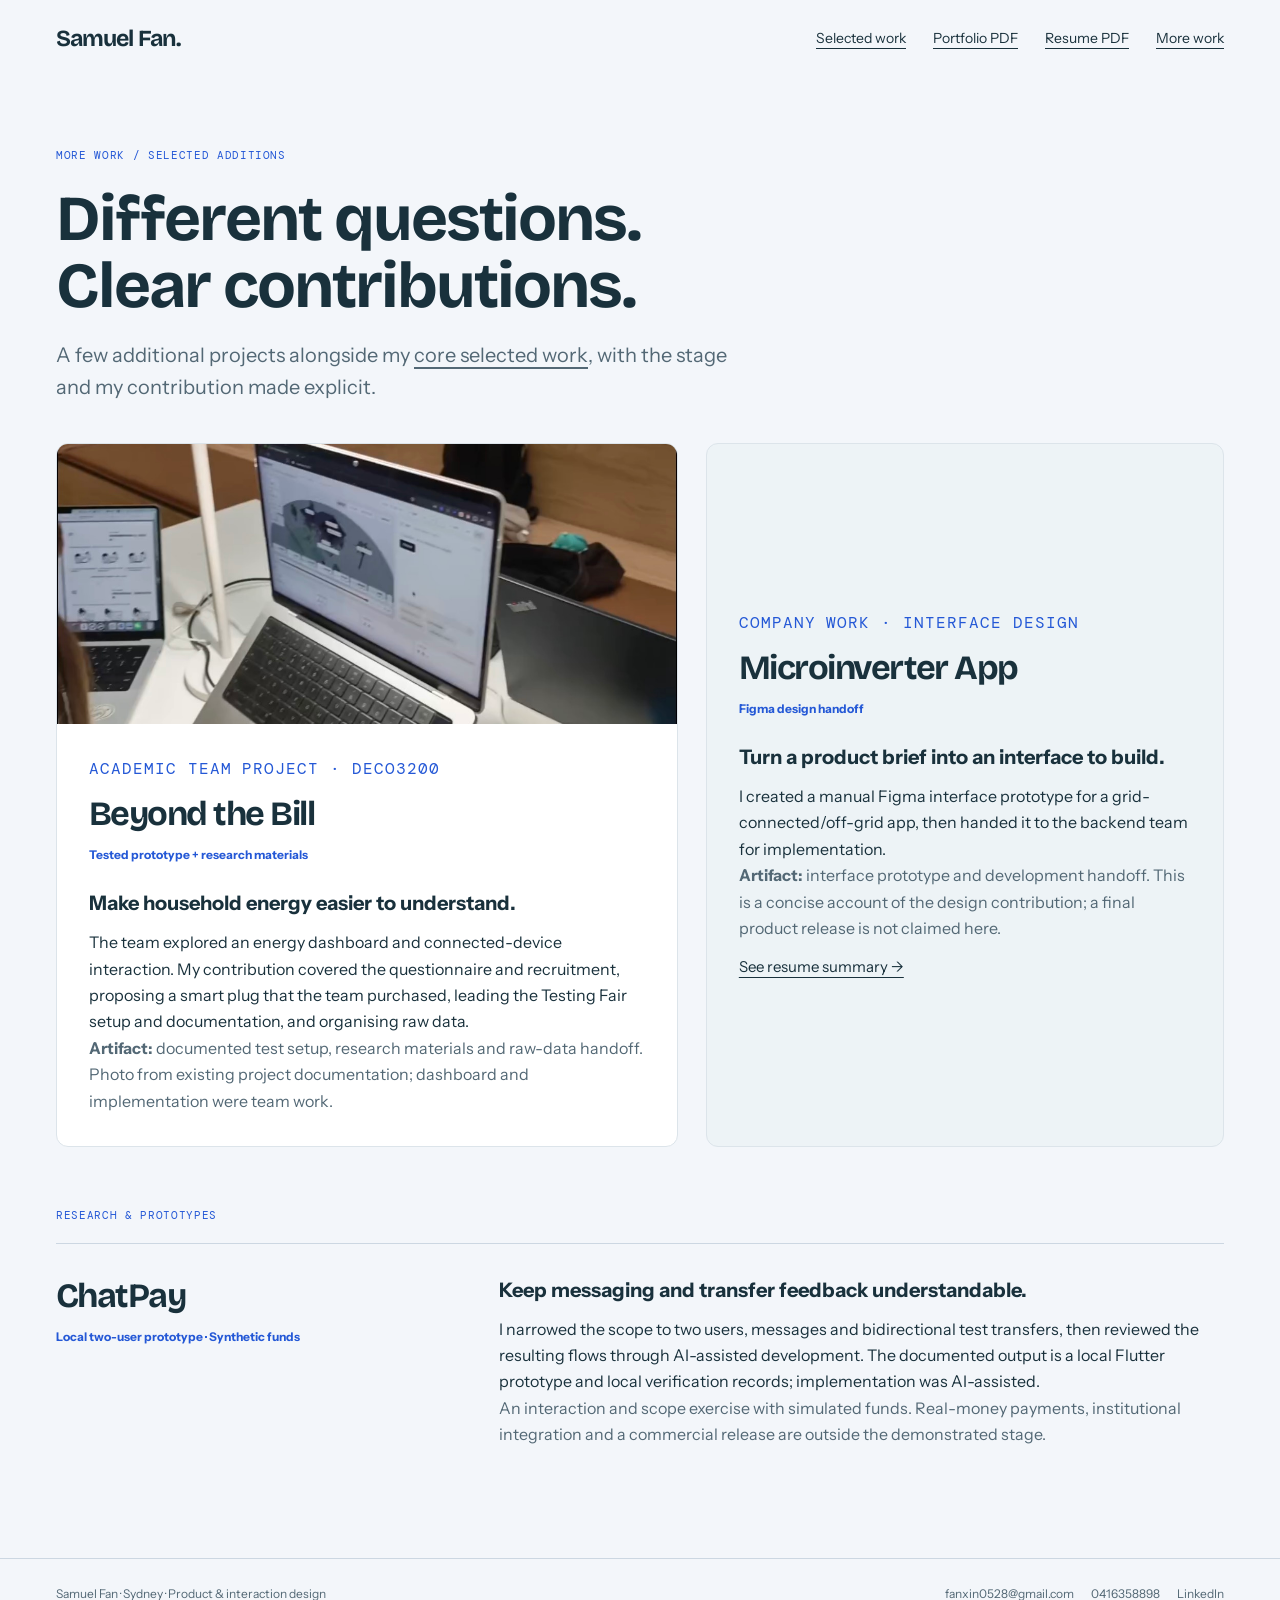
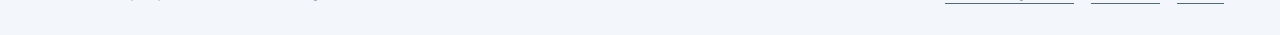
<file: more.html>
<!DOCTYPE html>

<html lang="en"><head><meta charset="utf-8"/><meta content="width=device-width,initial-scale=1" name="viewport"/><meta content="default-src 'self'; style-src 'self' 'unsafe-inline'; script-src 'self' 'unsafe-inline'; img-src 'self' data:; font-src 'self'; connect-src 'none'; object-src 'none'; base-uri 'self'" http-equiv="Content-Security-Policy"/><title>More work | Samuel Fan</title><link href="styles.css" rel="stylesheet"/><link href="https://fanxin0528-commits.github.io/samuel-fan-portfolio/more.html" rel="canonical"/><meta content="Additional work by Samuel Fan: academic research and testing, Figma design handoff and a local interaction prototype." name="description"/></head><body><a class="skip-link" href="#main-content">Skip to content</a><header class="top"><div class="wrap"><a class="brand" href="index.html">Samuel Fan.</a><nav aria-label="Main"><a href="index.html#work">Selected work</a><a href="downloads/Samuel_Fan_Selected_Work_v17.pdf">Portfolio PDF</a><a href="downloads/Samuel_Fan_Photo_Resume_v16.pdf">Resume PDF</a><a href="more.html">More work</a></nav></div></header><main class="wrap" id="main-content" tabindex="-1"><section class="more-intro"><p class="label">More work / Selected additions</p><h1>Different questions.<br/>Clear contributions.</h1><p class="deck">A few additional projects alongside my <a href="index.html#work">core selected work</a>, with the stage and my contribution made explicit.</p></section>
<div class="more-grid"><article class="more-card" id="beyond-the-bill"><img alt="Existing project documentation photo of the energy dashboard and testing setup" decoding="async" height="667" src="assets/deco3200-testing-station.png" width="1206"/><div class="more-card-body"><p class="label">Academic team project · DECO3200</p><h2>Beyond the Bill</h2><p class="stage-tag">Tested prototype + research materials</p><h3>Make household energy easier to understand.</h3><p>The team explored an energy dashboard and connected-device interaction. My contribution covered the questionnaire and recruitment, proposing a smart plug that the team purchased, leading the Testing Fair setup and documentation, and organising raw data.</p><p class="artifact-note"><b>Artifact:</b> documented test setup, research materials and raw-data handoff. Photo from existing project documentation; dashboard and implementation were team work.</p></div></article>
<article class="more-card text-only" id="microinverter"><div class="more-card-body"><p class="label">Company work · Interface design</p><h2>Microinverter App</h2><p class="stage-tag">Figma design handoff</p><h3>Turn a product brief into an interface to build.</h3><p>I created a manual Figma interface prototype for a grid-connected/off-grid app, then handed it to the backend team for implementation.</p><p class="artifact-note"><b>Artifact:</b> interface prototype and development handoff. This is a concise account of the design contribution; a final product release is not claimed here.</p><a class="text-link" href="downloads/Samuel_Fan_ATS_Resume_v16.pdf">See resume summary →</a></div></article></div>
<section class="prototype-section" id="research"><p class="label">Research &amp; prototypes</p><article class="prototype-card"><div><h2>ChatPay</h2><p class="stage-tag">Local two-user prototype · Synthetic funds</p></div><div><h3>Keep messaging and transfer feedback understandable.</h3><p>I narrowed the scope to two users, messages and bidirectional test transfers, then reviewed the resulting flows through AI-assisted development. The documented output is a local Flutter prototype and local verification records; implementation was AI-assisted.</p><p class="artifact-note">An interaction and scope exercise with simulated funds. Real-money payments, institutional integration and a commercial release are outside the demonstrated stage.</p></div></article></section></main><footer class="footer"><div class="wrap"><span>Samuel Fan · Sydney · Product &amp; interaction design</span><span class="contact-links"><a href="mailto:fanxin0528@gmail.com">fanxin0528@gmail.com</a><a href="tel:+61416358898">0416358898</a><a href="https://www.linkedin.com/in/samuel-fan-a523b7407/">LinkedIn</a></span></div></footer><script defer="True" src="navigation.js"></script></body></html>
</file>
<file: styles.css>
@font-face{font-family:Display;src:url('assets/BricolageGrotesque-Bold.ttf')}@font-face{font-family:Body;src:url('assets/InstrumentSans-Regular.ttf')}@font-face{font-family:Body;src:url('assets/InstrumentSans-Bold.ttf');font-weight:700}@font-face{font-family:Mono;src:url('assets/DMMono-Regular.ttf')}
:root{--paper:#f3f6fa;--white:#fff;--ink:#19313c;--muted:#536875;--blue:#2458d6;--pale:#e1e9fc;--line:#ccd7e2;--sand:#f4ebdd;--amber:#815b2c}*{box-sizing:border-box}html{scroll-behavior:smooth}body{margin:0;background:var(--paper);color:var(--ink);font:18px/1.5 Body,Arial,sans-serif}a{color:inherit;text-underline-offset:5px}a:hover{color:var(--blue)}a:focus-visible,button:focus-visible{outline:3px solid var(--blue);outline-offset:5px}.wrap{max-width:1248px;margin:0 auto;padding:0 40px}.top{padding:25px 0}.top .wrap{display:flex;justify-content:space-between;align-items:center;gap:20px}.brand{font:23px Display,sans-serif;letter-spacing:-.04em;text-decoration:none}nav{display:flex;gap:27px;font-size:14px}h1,h2,h3,p{margin:0}h1,h2{font-family:Display,sans-serif;letter-spacing:-.045em;font-weight:700;line-height:1.06}h1{font-size:clamp(45px,5vw,76px)}h2{font-size:clamp(30px,3.2vw,46px)}h3{font-size:22px;line-height:1.2}.label{font:11px/1.6 Mono,monospace;text-transform:uppercase;letter-spacing:.06em;color:var(--blue)}.muted{color:var(--muted)}.intro{padding:62px 0 45px;display:grid;grid-template-columns:1.6fr 1fr;gap:50px;align-items:end}.intro h1{max-width:760px}.intro p{font-size:19px;color:var(--muted);max-width:380px}.intro .label{margin-bottom:18px}.gallery{display:grid;grid-template-columns:1fr 1fr;gap:28px}.project{color:inherit;text-decoration:none;display:block;min-width:0}.project:hover h2{color:var(--blue)}.project h2{font-size:31px;margin:21px 0 8px}.project .caption{font-size:16px;color:var(--muted);max-width:510px}.stage{height:375px;border-radius:14px;position:relative;overflow:hidden;background:var(--pale)}.stage-ranch{display:grid;grid-template-columns:1fr 1fr;align-items:center;padding:23px 30px;gap:12px}.stage-ranch img{height:330px;width:186px;object-fit:contain;justify-self:end;box-shadow:0 10px 20px #19313c19}.stage-title{font:30px/1.12 Display,sans-serif;letter-spacing:-.04em}.stage-note{font:10px/1.5 Mono,monospace;color:var(--muted);margin-top:21px}.stage-fire{background:var(--ink);color:white;padding:35px}.stage-fire .stage-title{max-width:330px;font-size:38px}.mini-roles{display:grid;grid-template-columns:repeat(3,1fr);gap:10px;margin-top:38px}.mini-role{background:#fff;color:var(--ink);padding:15px 12px;border-radius:5px;font-size:15px}.mini-role small{display:block;font:10px Mono,monospace;color:var(--blue);margin-bottom:10px}.stage-fire .stage-note{color:#c7d8e7;margin-top:24px}.work-note{margin-top:49px;padding:29px 0;border-top:1px solid var(--line);display:grid;grid-template-columns:1fr 1.7fr;gap:28px}.work-note p{font-size:16px;color:var(--muted)}.footer{margin-top:50px;padding:26px 0 32px;border-top:1px solid var(--line);font-size:12px;color:var(--muted)}.footer .wrap{display:flex;justify-content:space-between;gap:20px}.case-intro{display:grid;grid-template-columns:1.45fr 1fr;gap:56px;align-items:center;padding:50px 0 40px}.case-intro .label{margin-bottom:22px}.case-intro h1{font-size:clamp(43px,5vw,69px)}.case-intro .value{font-size:26px;line-height:1.3;color:var(--muted);margin-top:23px;max-width:650px}.tags{display:flex;flex-wrap:wrap;gap:8px;margin-top:27px}.tags span{font:11px Mono,monospace;background:white;padding:9px 12px;border-radius:5px}.links{display:flex;gap:25px;flex-wrap:wrap;margin-top:28px;font-size:14px}.capture{background:var(--pale);border-radius:17px;padding:24px 34px;margin:0;min-width:0;text-align:center}.capture img{display:block;max-height:470px;width:100%;object-fit:contain}.capture figcaption{font:10px/1.6 Mono,monospace;color:var(--muted);margin-top:16px;text-align:left}.ownership{display:grid;grid-template-columns:1.25fr 1fr 1fr;gap:34px;padding:29px 0 40px;border-bottom:1px solid var(--line)}.ownership p{font-size:15px;color:var(--muted);margin-top:10px}.ownership strong{color:var(--ink)}.story{padding:62px 0 8px}.story-heading{display:flex;justify-content:space-between;align-items:end;gap:28px;margin-bottom:29px}.story-heading p{max-width:360px;color:var(--muted);font-size:16px}.research{background:var(--pale);padding:29px;border-radius:14px}.research-grid{display:grid;grid-template-columns:repeat(3,1fr);gap:21px;margin-top:24px}.research-role{background:white;border-radius:8px;padding:25px 22px}.research-role h3{margin:14px 0}.research-role p{font-size:15px;color:var(--muted)}.figure-label{font:10px/1.6 Mono,monospace;margin-top:16px;color:var(--muted)}.decisions{display:grid;grid-template-columns:repeat(3,1fr);gap:35px;margin-top:34px}.decision h3{margin:13px 0}.decision p{font-size:16px;color:var(--muted)}.evaluation{display:grid;grid-template-columns:1fr 1fr;gap:55px;padding:31px 0;border-top:1px solid var(--line);margin-top:38px}.evaluation h3{margin:9px 0}.evaluation p{font-size:16px;color:var(--muted)}.next-case{display:flex;justify-content:space-between;align-items:center;padding:33px 0;border-top:1px solid var(--line);margin-top:25px;font:26px Display,sans-serif}.fire-intro{padding:53px 0 25px}.fire-intro h1{max-width:900px;margin:20px 0}.fire-intro .value{font-size:23px;color:var(--muted)}.roles-figure{background:var(--ink);border-radius:14px;padding:30px;margin:30px 0 0}.roles-figure>.label{color:#b9cceb}.role-flow{display:grid;grid-template-columns:1fr 30px 1fr 30px 1fr;align-items:center;gap:8px;margin-top:27px}.role-node{background:white;border-radius:9px;padding:25px 22px;min-height:151px}.role-node h3{margin:13px 0 9px}.role-node p{font-size:14px;color:var(--muted)}.flow-arrow{text-align:center;color:#b9cceb;font:25px Body}.roles-figure figcaption{font:10px/1.6 Mono,monospace;color:#c7d8e7;margin-top:21px}.decision-pair{display:grid;grid-template-columns:1fr 1fr;gap:28px}.choice{padding:32px;border-radius:12px;background:white}.choice h3{font-size:28px;margin:18px 0 25px;max-width:400px}.choice p{font-size:16px;color:var(--muted);margin-top:22px}.identity{display:grid;grid-template-columns:1fr 1fr;gap:16px}.identity div{background:var(--pale);border-radius:6px;padding:16px}.identity span{display:block;font-size:17px;margin-top:9px}.choice.dark{background:var(--ink);color:white}.choice.dark .label{color:#b9cceb}.choice.dark p{color:#d5e0eb}.discrepancy{border:1px solid #667f91;border-radius:6px;padding:20px;font-size:23px;line-height:1.3}.review-row{padding:26px 0;border-bottom:1px solid var(--line)}.review-row h2{font-size:27px;margin-bottom:14px}.review-row p{font-size:16px;max-width:750px;color:var(--muted)}.review-row a{display:inline-block;margin:9px 20px 0 0}.qa{display:none}@media(max-width:900px){.wrap{padding:0 28px}.intro{grid-template-columns:1fr;gap:25px;padding-top:38px}.intro p{max-width:650px}.stage-ranch{padding:22px}.stage-title{font-size:25px}.stage-ranch img{height:300px;width:140px}.stage-fire{padding:25px}.stage-fire .stage-title{font-size:31px}.mini-roles{gap:6px}.mini-role{font-size:13px;padding:12px 8px}.case-intro{gap:30px;grid-template-columns:1.25fr 1fr}.capture{padding:25px 20px}.capture img{max-height:400px}.ownership{gap:24px}.role-node{padding:21px 15px}.role-node h3{font-size:19px}.decision h3{font-size:21px}.choice{padding:25px}.choice h3{font-size:25px}}@media(max-width:620px){body{font-size:17px}.wrap{padding:0 22px}.top .wrap{align-items:flex-start}.brand{font-size:21px}nav{gap:13px;font-size:12px;flex-wrap:wrap;justify-content:flex-end;max-width:160px}.intro{padding:38px 0 30px}.intro h1{font-size:43px}.intro p{font-size:17px}.gallery{grid-template-columns:1fr;gap:35px}.stage{height:340px}.stage-ranch{padding:20px}.stage-ranch img{height:300px;width:164px}.stage-title{font-size:25px}.stage-fire{padding:28px}.stage-fire .stage-title{font-size:36px}.project h2{font-size:29px}.work-note{grid-template-columns:1fr;gap:15px;margin-top:35px}.footer .wrap{flex-direction:column;gap:8px}.case-intro{grid-template-columns:1fr;padding-top:35px;gap:27px}.case-intro h1{font-size:47px}.case-intro .value{font-size:22px}.capture{padding:23px 30px}.capture img{max-height:440px}.ownership{grid-template-columns:1fr;gap:23px;padding-bottom:30px}.ownership p{font-size:16px}.story{padding-top:40px}.story-heading{display:block}.story-heading h2{font-size:33px}.story-heading p{margin-top:19px}.research{padding:20px}.research-grid,.decisions{grid-template-columns:1fr;gap:15px}.research-role{padding:21px}.decisions{gap:27px}.decision h3{margin:8px 0}.evaluation{grid-template-columns:1fr;gap:25px}.next-case{font-size:23px;gap:20px}.fire-intro{padding-top:35px}.fire-intro h1{font-size:46px}.fire-intro .value{font-size:21px}.roles-figure{padding:22px}.role-flow{grid-template-columns:1fr;gap:11px}.role-node{min-height:0;padding:23px}.flow-arrow{transform:rotate(90deg);line-height:1}.roles-figure figcaption{font-size:10px}.decision-pair{grid-template-columns:1fr;gap:22px}.choice{padding:25px}.identity{gap:10px}.identity div{padding:14px 10px}.identity .label{font-size:10px}.identity span{font-size:15px}.links{gap:19px}.review-row a{display:block;overflow-wrap:anywhere}}@media(prefers-reduced-motion:reduce){html{scroll-behavior:auto}}

.field-stage{isolation:isolate}.field-stage-photo{position:absolute;inset:0;width:100%!important;height:100%!important;object-fit:cover!important;z-index:-2;filter:brightness(.62);box-shadow:none!important}.field-stage:after{content:"";position:absolute;inset:0;background:linear-gradient(90deg,#19313ce8,#19313c10);z-index:-1}.field-stage .stage-title,.field-stage .stage-note{color:white}.field-stage>img:not(.field-stage-photo){z-index:1}.field-context{margin:15px 0 8px}.field-context img{display:block;width:100%;max-height:410px;object-fit:cover;border-radius:14px}.field-context figcaption{font:10px/1.6 Mono,monospace;color:var(--muted);margin:14px 0 25px}.medical-feature{display:grid;grid-template-columns:1fr 1.25fr;gap:50px;background:#e9edf2;border-radius:15px;padding:35px 40px;margin-top:55px;align-items:center}.medical-feature h2{margin:17px 0 20px;font-size:45px}.medical-feature p{font-size:18px;color:var(--muted);max-width:400px;margin-bottom:24px}.medical-feature a{font-size:15px}.medical-feature figure{display:grid;grid-template-columns:1fr 1fr;gap:20px;margin:0;align-items:start}.medical-feature img{width:100%;max-height:390px;object-fit:contain}.medical-feature figcaption{grid-column:1/-1;font:10px/1.6 Mono,monospace;color:var(--muted)}.medical-intro{display:grid;grid-template-columns:1fr 1.25fr;gap:55px;align-items:center;padding:55px 0 45px}.medical-intro h1{margin:21px 0;font-size:61px}.medical-intro .value{font-size:23px;color:var(--muted);max-width:460px}.medical-credit{font-size:15px;color:var(--muted);margin-top:25px;max-width:450px}.medical-phones{margin:0;padding:25px 27px;background:#e9edf2;border-radius:15px;display:grid;grid-template-columns:1fr 1fr;gap:22px}.medical-phones img{width:100%;max-height:500px;object-fit:contain}.medical-phones figcaption{grid-column:1/-1;font:10px/1.6 Mono,monospace;color:var(--muted)}.medical-study{display:grid;grid-template-columns:1fr 1.5fr;gap:70px;align-items:start;padding:60px 0 20px}.medical-kiosk{margin:0;background:#e9edf2;border-radius:15px;padding:27px}.medical-kiosk img{width:100%;display:block}.medical-kiosk figcaption{font:10px/1.6 Mono,monospace;color:var(--muted);margin-top:18px}.medical-study h2{margin:20px 0 33px}.medical-note{margin:26px 0}.medical-note h3{margin-bottom:10px}.medical-note p{font-size:16px;color:var(--muted)}@media(max-width:900px){.medical-feature{gap:30px;padding:30px}.medical-feature h2{font-size:36px}.medical-intro{gap:35px}.medical-intro h1{font-size:48px}.medical-study{gap:35px}}@media(max-width:620px){.medical-feature,.medical-intro,.medical-study{grid-template-columns:1fr}.medical-feature{padding:25px;gap:25px;margin-top:40px}.medical-feature figure{gap:14px}.medical-feature h2{font-size:37px}.medical-feature p{font-size:17px}.medical-phones{padding:20px 18px;gap:14px}.medical-intro{padding-top:35px;gap:28px}.medical-intro h1{font-size:47px}.medical-intro .value{font-size:22px}.medical-study{padding-top:40px;gap:30px}.medical-study h2{font-size:33px}.medical-kiosk img{max-height:420px;object-fit:contain}.field-context img{min-height:220px;object-fit:cover}.stage-ranch.field-stage{padding:22px 20px}.field-stage .stage-title{font-size:24px}}
/* Unified v10: flowing core case uses the same narrative as the PDF. */
.fct-chapter{padding:48px 0;border-bottom:1px solid var(--line)}.fct-case .kicker{font:11px/1.5 Mono,monospace;letter-spacing:.06em;color:var(--blue);margin-bottom:20px}.fct-case .chapter-title{font-family:Display,sans-serif;font-size:clamp(40px,5vw,68px);line-height:1.08;letter-spacing:-.045em;margin-bottom:24px}.fct-case .deck{font-size:23px;line-height:1.4;color:var(--muted);margin-bottom:28px;max-width:960px}.fct-case .links{margin:0 0 30px}.fct-case h2:not(.chapter-title){font:700 24px/1.3 Body,sans-serif;letter-spacing:-.025em;margin:0 0 14px}.fct-case h3{font-size:21px;margin:12px 0}.fct-case p{font-size:17px;line-height:1.55;margin:0 0 17px}.fct-case .lead{font-size:25px;line-height:1.4;margin:32px 0}.fct-case .two{display:grid;grid-template-columns:1fr 1fr;gap:50px;margin:30px 0}.fct-case .facts{display:grid;grid-template-columns:1fr 1fr 1.3fr;gap:25px;padding:24px 0;border-top:1px solid var(--line);border-bottom:1px solid var(--line)}.fct-case .facts b,.fct-case .facts span{display:block}.fct-case .facts b{font:11px Mono,monospace;color:var(--blue);margin-bottom:9px}.fct-case .facts span{font-size:16px}.fct-case .role-map{display:grid;grid-template-columns:repeat(4,1fr);gap:25px;padding-top:22px;border-top:2px solid var(--blue)}.fct-case .role-map>div{border-right:1px solid var(--line);padding-right:15px}.fct-case .role-map>div:last-child{border:0}.fct-case .role-map>div>span{font:12px Mono,monospace;color:var(--blue)}.fct-case .role-map p{font-size:16px}.fct-case .caption{font:11px/1.6 Mono,monospace;color:var(--muted);margin:17px 0}.fct-case .note{border-left:3px solid var(--blue);padding-left:20px;margin-top:25px;font-size:16px}.fct-case .model{display:grid;grid-template-columns:1fr 35px 1.5fr;gap:25px;align-items:center;background:var(--pale);padding:32px;margin:30px 0}.fct-case .account{border:1px solid #aabcc9;background:white;padding:25px;text-align:center}.fct-case .model span{font:12px Mono,monospace;color:var(--blue)}.fct-case .model p{font-size:15px;margin:0}.fct-case .branch{text-align:center;font-size:28px}.fct-case .sites{display:grid;gap:20px}.fct-case .sites>div{border-top:2px solid var(--blue);background:white;padding:22px;text-align:center}.fct-case .decision{padding:30px;background:var(--ink);color:white;margin:28px 0}.fct-case .decision .label{color:#bed1ff;margin-bottom:15px}.fct-case .decision h2{font:28px Display,sans-serif;margin-bottom:15px}.fct-case .decision p:last-child{color:white;margin:0}.fct-case .review-row{display:grid;grid-template-columns:30px 1fr;gap:24px;padding:28px 0}.fct-case .review-row>span{font:14px Mono,monospace;color:var(--blue)}.fct-case .review-row p{max-width:none;color:var(--ink);font-size:17px}.fct-case .example{background:white;padding:18px}.fct-case .example s{color:var(--muted)}.fct-case .flow{display:flex;align-items:center;gap:16px;margin-top:23px}.fct-case .flow div{padding:17px;background:white;font-size:16px}.fct-case .flow>span{color:var(--blue)}.fct-case .case-flow{background:var(--pale);padding:30px;margin:30px 0}.fct-case .sources{display:flex;justify-content:center;gap:20px}.fct-case .sources span{background:white;border:1px solid #aabcc9;padding:15px 20px;font-size:17px}.fct-case .join{text-align:center;color:var(--blue);font-size:28px;margin:12px}.fct-case .stages{display:grid;grid-template-columns:repeat(3,1fr);gap:20px}.fct-case .stages>div{background:white;padding:23px;border-top:2px solid var(--blue)}.fct-case .stages b,.fct-case .stages span{display:block}.fct-case .stages small{color:var(--blue);font:12px Mono,monospace}.fct-case .stages b{font-size:23px;margin:10px 0}.fct-case .stages span{font-size:15px}.fct-case .end{border-top:1px solid #aabcc9;margin-top:25px;padding-top:22px}.fct-case .end span,.fct-case .end b{display:block;font-size:16px}.fct-case .end b{color:var(--blue);margin-top:10px}.fct-case .timeline{margin:30px 0}.fct-case .timeline>div{display:grid;grid-template-columns:65px 1fr;gap:25px;padding:20px 0;border-top:1px solid var(--line);font-size:18px}.fct-case .timeline b{font:13px Mono,monospace;color:var(--blue)}
@media(max-width:900px){.fct-case .role-map{grid-template-columns:1fr 1fr}.fct-case .two{gap:30px}.fct-case .facts{grid-template-columns:1fr}.fct-case .model{padding:24px;gap:15px}.fct-case .flow{flex-wrap:wrap}}@media(max-width:620px){.fct-chapter{padding:33px 0}.fct-case .chapter-title{font-size:43px}.fct-case .deck{font-size:21px}.fct-case .two{grid-template-columns:1fr;gap:13px;margin:24px 0}.fct-case .lead{font-size:22px}.fct-case .model{display:block;padding:20px}.fct-case .branch{margin:18px}.fct-case .decision{padding:24px}.fct-case .review-row{grid-template-columns:20px 1fr;gap:13px}.fct-case .flow{gap:10px}.fct-case .flow div{font-size:14px;padding:12px}.fct-case .case-flow{padding:20px}.fct-case .sources{flex-direction:column;gap:12px}.fct-case .sources span{font-size:16px}.fct-case .stages{grid-template-columns:1fr;gap:15px}.fct-case .stages>div{padding:18px}.fct-case .timeline>div{grid-template-columns:38px 1fr;gap:16px;font-size:16px}.fct-case .role-map{gap:20px 13px}.fct-case .role-map>div{padding-right:8px}.fct-case .role-map h3{font-size:19px}}

.contact-links{display:flex;flex-wrap:wrap;gap:9px 17px}
/* v12: the primary platform sets the hierarchy; supporting work follows. */
.intro-primary{padding:34px 0 36px;grid-template-columns:1.3fr 1fr;align-items:center}.intro-primary h1{font-size:64px}.intro-primary p{font-size:18px;max-width:450px}.primary-project{background:var(--ink);color:white;border-radius:16px;padding:34px 42px 30px}.primary-marker{display:flex;align-items:center;gap:20px;font:12px/1.5 Mono,monospace;letter-spacing:.06em;color:#bed1ff;border-bottom:1px solid #4a626d;padding-bottom:21px}.primary-marker span{font:15px/1.5 Body,sans-serif;letter-spacing:0;color:#e1e9fc}.primary-overview{display:grid;grid-template-columns:1.15fr 1fr;gap:58px;align-items:center;padding:33px 0}.primary-overview h2{font-size:clamp(42px,4.5vw,62px);letter-spacing:-.04em}.primary-deck{font-size:22px;line-height:1.4;color:#e1e9fc;max-width:500px;margin-top:23px}.primary-context{font:11px/1.7 Mono,monospace;color:#bed1ff;margin-top:19px}.primary-actions{display:flex;align-items:center;flex-wrap:wrap;gap:24px;margin-top:28px;font-size:14px}.primary-link{display:inline-flex;justify-content:space-between;gap:22px;background:white;color:var(--ink);padding:13px 17px;text-decoration:none;font-weight:700;border-radius:5px}.primary-actions a:hover{color:#bed1ff}.primary-actions .primary-link:hover{color:#2458d6}.primary-journey{margin:0;min-width:0}.primary-journey figcaption{font:10px/1.6 Mono,monospace;color:#bed1ff;margin-bottom:15px}.primary-journey>div{border:1px solid #6c8491;padding:15px 19px;border-radius:6px}.primary-journey small,.primary-journey strong,.primary-journey div>span{display:block}.primary-journey small{font:10px/1.5 Mono,monospace;color:#bed1ff}.primary-journey strong{font-size:22px;margin:5px 0}.primary-journey div>span{font-size:14px;color:#d5e0eb}.primary-journey>b{display:block;text-align:center;font-size:20px;line-height:1.2;color:#bed1ff;margin:5px 0}.primary-contributions{display:grid;grid-template-columns:repeat(3,1fr);gap:30px;border-top:1px solid #4a626d;padding-top:27px}.primary-contributions .label{color:#bed1ff}.primary-contributions h3{font-size:22px;margin:11px 0}.primary-contributions p{font-size:15px;line-height:1.55;color:#d5e0eb}.primary-credit{font-size:13px;line-height:1.55;color:#bed1ff;margin-top:26px;max-width:950px}.supporting-work{padding-top:45px}.supporting-heading{display:flex;justify-content:space-between;gap:35px;align-items:end;margin-bottom:24px}.supporting-heading h2{font-size:35px;margin-top:10px}.supporting-heading p{font-size:15px;color:var(--muted);max-width:310px}.supporting-grid{display:grid;grid-template-columns:1fr 1fr;gap:30px}.support-card{text-decoration:none;display:block;min-width:0}.support-card h3{font-size:24px;margin:19px 0 9px}.support-card p{font-size:16px;color:var(--muted);max-width:510px}.support-card figure{height:220px;margin:0;background:#e9edf2;border-radius:12px;overflow:hidden}.support-ranch{position:relative}.support-ranch img:first-child{width:100%;height:100%;object-fit:cover}.support-ranch img:last-child{position:absolute;right:23px;top:15px;height:190px;width:107px;object-fit:contain}.support-medical{display:flex;gap:23px;justify-content:center;align-items:center;padding:16px}.support-medical img{height:188px;max-width:43%;object-fit:contain}.final-downloads{padding-top:30px;border-top:1px solid var(--line);margin-top:32px}.fct-case .journey-map{background:var(--pale);padding:27px;margin:26px 0}.fct-case .journey-map section{background:white;border-left:3px solid var(--blue);padding:20px 23px}.fct-case .journey-map p{margin-bottom:0}.fct-case .journey-map .label{margin-bottom:10px}.fct-case .journey-arrow{text-align:center;color:var(--blue);font-size:25px;margin:9px}.fct-case .journey-split{display:grid;grid-template-columns:1fr 1fr;gap:35px}
@media(max-width:900px){.intro-primary{grid-template-columns:1fr 1fr;gap:25px}.intro-primary h1{font-size:53px}.primary-project{padding:28px}.primary-overview{gap:30px}.primary-contributions{gap:20px}.primary-contributions h3{font-size:20px}.supporting-heading{display:block}.supporting-heading p{margin-top:15px;max-width:none}}@media(max-width:620px){.intro-primary{grid-template-columns:1fr;gap:20px;padding:24px 0 29px}.intro-primary h1{font-size:46px}.intro-primary p{font-size:17px}.primary-project{padding:24px 22px;border-radius:12px}.primary-marker{align-items:start;flex-direction:column;gap:7px;font-size:10px;padding-bottom:18px}.primary-marker span{font-size:13px}.primary-overview{grid-template-columns:1fr;gap:29px;padding:25px 0}.primary-overview h2{font-size:42px}.primary-deck{font-size:21px;margin-top:20px}.primary-context{font-size:10px}.primary-actions{gap:18px;margin-top:23px}.primary-journey strong{font-size:21px}.primary-contributions{grid-template-columns:1fr;gap:23px;padding-top:24px}.primary-contributions h3{font-size:22px;margin:7px 0 9px}.primary-contributions p{font-size:16px}.primary-credit{font-size:13px;margin-top:25px}.supporting-work{padding-top:33px}.supporting-heading h2{font-size:30px}.supporting-grid{grid-template-columns:1fr;gap:29px}.support-card h3{font-size:25px}.support-card figure{height:195px}.support-ranch img:last-child{height:168px;top:13px;right:17px}.support-medical img{height:165px}.supporting-heading p{font-size:16px}.fct-case .journey-map{padding:18px}.fct-case .journey-map section{padding:18px}.fct-case .journey-split{grid-template-columns:1fr;gap:22px}}

.employer-value{border-top:1px solid #ffffff36;padding-top:24px;margin:28px 0 0;max-width:900px;color:#e1e9fc;font-size:18px;line-height:1.6}

.primary-apps{margin:0;padding:10px 0}.app-pair{display:grid;grid-template-columns:1fr 1fr;gap:16px;align-items:start}.app-pair img{display:block;width:100%;height:auto;border-radius:9px;border:1px solid #ffffff36}.primary-apps figcaption{font-size:12px;color:#d3e2ed;line-height:1.6;margin-top:16px}.app-spread{display:grid;grid-template-columns:1fr 1fr;gap:30px;margin:25px auto;max-width:680px}.app-spread figure{margin:0}.app-spread img{width:100%;height:auto;border:1px solid #ccd7e2}.app-spread figcaption{font-size:13px;line-height:1.5;color:#536875;margin-top:10px}@media(max-width:600px){.app-pair{gap:10px}.app-spread{gap:14px}.employer-value{font-size:16px}}

.app-pair{grid-template-columns:.8fr 1.2fr;align-items:center}.app-pair a{display:block}.app-pair img{width:100%;height:auto}.key-mobile{display:grid;grid-template-columns:repeat(3,1fr);gap:24px;margin:28px 0}.key-mobile figure{margin:0}.key-mobile img{width:100%;height:auto;border:1px solid #ccd7e2}.key-mobile figcaption{font-size:14px;line-height:1.5;margin-top:16px}.key-mobile figcaption b,.key-mobile figcaption strong,.key-mobile figcaption span{display:block}.key-mobile figcaption b{font-size:11px;color:#2458d6;margin-bottom:10px}.key-mobile figcaption strong{font-size:17px;line-height:1.3;margin-bottom:10px}.key-admin{margin:25px 0}.key-admin img{width:100%;height:auto;border:1px solid #ccd7e2}.key-admin figcaption{font-size:13px;line-height:1.5;margin-top:12px;color:#536875}.key-mobile a,.key-admin a{display:block}@media(max-width:650px){.key-mobile{grid-template-columns:1fr;gap:38px;max-width:340px;margin:26px auto}.key-mobile img{max-height:650px;object-fit:contain;background:#f5f8f7}.key-mobile figcaption{font-size:15px}.app-pair{grid-template-columns:.8fr 1.2fr}.key-admin{margin-left:-6px;margin-right:-6px}}

.more-entry{display:flex;justify-content:space-between;gap:30px;align-items:center;margin:50px 0;padding:32px 0;border-top:1px solid #ccd7e2}.more-entry h2{font-size:26px;margin:10px 0}.more-entry p{max-width:650px;color:#536875}.more-entry .primary-link{background:#19313c;color:white;flex-shrink:0}.more-intro{padding:70px 0 40px}.more-intro h1{font-family:Display,sans-serif;font-size:64px;line-height:1.05;letter-spacing:-2px;margin:20px 0}.more-intro .deck{max-width:700px;font-size:20px;line-height:1.6;color:#536875}.more-grid{display:grid;grid-template-columns:1.2fr 1fr;gap:28px}.more-card{background:white;border:1px solid #dce4ea;border-radius:12px;overflow:hidden}.more-card>img{display:block;width:100%;height:280px;object-fit:cover}.more-card-body{padding:32px}.more-card h2,.prototype-card h2{font-family:Display,sans-serif;font-size:34px;line-height:1.15;margin:12px 0}.more-card h3,.prototype-card h3{font-size:20px;line-height:1.4;margin:24px 0 12px}.more-card p,.prototype-card p{font-size:16px;line-height:1.65}.stage-tag{font-size:12px!important;color:#2458d6;font-weight:700}.artifact-note{color:#536875}.text-only{display:flex;align-items:center;background:#edf3f6}.text-link{display:inline-block;margin-top:15px;font-size:15px}.prototype-section{padding:60px 0}.prototype-card{display:grid;grid-template-columns:1fr 1.8fr;gap:40px;border-top:1px solid #ccd7e2;padding-top:20px;margin-top:18px}.prototype-card h3{margin-top:12px}@media(max-width:700px){.more-entry{display:block}.more-entry .primary-link{margin-top:15px}.more-intro{padding-top:40px}.more-intro h1{font-size:42px}.more-grid,.prototype-card{grid-template-columns:1fr}.more-card-body{padding:25px}.more-card>img{height:auto}.more-card h2,.prototype-card h2{font-size:29px}.prototype-card{gap:10px}.top nav{flex-wrap:wrap;justify-content:flex-end}}

/* Recruiter review v16: same identity, earlier evidence, clearer decisions. */
.skip-link{position:fixed;left:16px;top:-90px;z-index:100;background:#19313c;color:white;padding:12px 18px}.skip-link:focus{top:12px;color:white}
img{max-width:100%;height:auto}.home-v16{background:#e1e9fc;color:#19313c;border:1px solid #ccd7e2}.home-v16 .primary-marker{color:#2458d6;border-color:#aabcc9}.home-v16 .primary-marker span{color:#536875}.home-brief{display:grid;grid-template-columns:1fr 1.1fr;gap:36px;align-items:center;padding:30px 0}.home-brief h2{font-size:45px}.home-v16 .primary-deck{color:#19313c;font-size:20px;margin:20px 0}.home-role{font-size:16px;margin:14px 0}.home-role b{display:block;color:#2458d6;font-size:12px;margin-bottom:4px}.home-v16 .primary-actions a:hover{color:#2458d6}.home-interface{margin:0}.home-interface img{display:block;width:100%;border:1px solid #aabcc9}.home-interface figcaption{font-size:12px;line-height:1.55;color:#536875;margin-top:12px}.home-v16 .primary-contributions{border-color:#aabcc9}.home-v16 .primary-contributions .label{color:#2458d6}.home-v16 .primary-contributions p{color:#536875}.home-v16 .primary-link{background:#19313c;color:white}.home-v16 .primary-link:hover{background:#2458d6;color:white}
.case-toc{position:sticky;top:0;z-index:20;background:#f3f6faf5;backdrop-filter:blur(12px);border-block:1px solid #aabcc9;padding:12px 0}.case-toc summary{font:700 13px/1.4 Body;cursor:pointer;list-style:none;margin-bottom:8px}.case-toc summary::-webkit-details-marker{display:none}.case-toc summary:after{content:' −';color:#2458d6}.case-toc:not([open]) summary:after{content:' + '}.case-toc summary span{font-weight:400;color:#536875;margin-left:12px}.case-toc nav{display:flex;flex-wrap:wrap;gap:6px 18px;font-size:13px;max-width:none;justify-content:start}.case-toc a{padding:4px 0;text-decoration:none;border-bottom:2px solid transparent}.case-toc a:hover,.case-toc a[aria-current]{border-color:#2458d6;color:#2458d6}.review-v16 .fct-chapter{scroll-margin-top:118px;padding:52px 0}.review-v16 .fct-hero{display:grid;grid-template-columns:1fr 300px;gap:70px;align-items:center;padding:36px 0 45px}.fct-hero h1{font-size:clamp(40px,5vw,68px);line-height:1.02;margin:0 0 20px}.review-v16 .hero-problem{font-size:21px;line-height:1.45;max-width:650px}.quick-facts{margin:25px 0 12px;border-top:1px solid #ccd7e2}.quick-facts>div{display:grid;grid-template-columns:110px 1fr;gap:14px;padding:14px 0;border-bottom:1px solid #ccd7e2}.quick-facts dt{font-size:13px;font-weight:700;color:#2458d6}.quick-facts dd{margin:0;font-size:16px;line-height:1.45}.review-v16 .estimate{font-size:13px;color:#536875;max-width:620px;margin:13px 0}.hero-links{display:flex;align-items:center;flex-wrap:wrap;gap:24px;margin-top:24px;font-size:14px}.hero-links .primary-link{background:#19313c;color:white}.hero-phone{margin:0;max-width:280px;justify-self:center}.hero-phone img{width:100%;display:block;border:1px solid #ccd7e2}.hero-phone figcaption{font-size:12px;color:#536875;margin-top:10px}.hero-phone figcaption strong,.hero-phone figcaption span,.hero-phone figcaption>a{display:none}.hero-phone figcaption b{font-size:12px;font-weight:400}
.review-v16 .chapter-title{font-size:clamp(32px,4.2vw,52px);max-width:1000px;margin:0 0 20px}.review-v16 .takeaway{font-size:23px;line-height:1.4;font-weight:700;max-width:950px;border-left:4px solid #2458d6;padding-left:20px;margin:0 0 30px}.review-v16 .kicker{font-size:11px;margin-bottom:18px}.review-v16 .compact-pair{display:grid;grid-template-columns:1fr 1fr;gap:46px;margin-top:28px}.review-v16 .compact-pair h3{font-size:21px;margin:0 0 12px}.review-v16 .compact-pair p{font-size:17px;max-width:560px}.scope-map{display:grid;grid-template-columns:1fr 40px 1.4fr;gap:22px;align-items:center;background:white;padding:30px;border:1px solid #ccd7e2}.scope-person{border:2px solid #2458d6;padding:24px}.scope-connector{font-size:30px;text-align:center;color:#2458d6}.scope-sites{display:grid;grid-template-columns:1fr 1fr;gap:20px}.scope-sites>div{background:#f3f6fa;padding:23px}.review-v16 .scope-map h3{font-size:21px}.review-v16 .scope-map p{font-size:15px;margin:0}.review-v16 .scope-map .label{font-size:11px}.blueprint{display:grid;grid-template-columns:1fr 25px 1.2fr 25px 1fr;gap:14px;align-items:center;background:#e1e9fc;padding:28px}.bp-step,.bp-paths>div{background:white;padding:20px}.bp-paths{display:grid;gap:14px}.review-v16 .blueprint h3{font-size:20px}.review-v16 .blueprint p{font-size:15px;margin:0}.blueprint .bp-arrow{font-size:25px;color:#2458d6;text-align:center}.decision-compare{display:grid;grid-template-columns:1fr 1fr;gap:24px}.decision-compare>section{background:white;border:1px solid #ccd7e2;padding:26px}.decision-compare>section:last-child{border-top:4px solid #2458d6}.decision-compare h3{font-size:23px!important;margin:10px 0 24px!important}.review-v16 .label{font-size:11px}.step-line{display:flex;flex-wrap:wrap;gap:10px}.step-line>span{font-size:15px;background:#e1e9fc;padding:10px 12px}.step-line>span+span:before{content:'→ ';color:#2458d6}.dispatch-diagram{padding:30px;background:#e1e9fc}.event-input{display:flex;justify-content:center;gap:20px}.event-input span{background:white;border:1px solid #aabcc9;padding:12px 22px;font-size:16px}.diagram-arrow{display:block;text-align:center;font-size:26px;color:#2458d6;margin:8px}.dispatch-steps{display:grid;grid-template-columns:repeat(3,1fr);gap:20px}.dispatch-steps>div{background:white;padding:22px;border-top:3px solid #2458d6}.dispatch-steps b,.dispatch-steps span{display:block}.dispatch-steps b{font-size:22px}.dispatch-steps span{font-size:15px;margin-top:8px}.incident-end{display:flex;justify-content:space-between;gap:30px;border-top:1px solid #aabcc9;margin-top:24px;padding-top:20px;font-size:17px}.incident-end span{max-width:460px}.review-v16 .reading-hint{font-size:15px;color:#536875}.review-v16 .key-mobile{gap:40px;align-items:start}.review-v16 .key-mobile img{width:100%;max-height:none;display:block}.review-v16 .key-mobile figcaption{font-size:15px;line-height:1.5}.review-v16 .key-mobile figcaption strong{font-size:20px}.key-mobile figcaption>a,.key-admin figcaption>a{display:inline-block;margin-top:14px;font-size:14px}.review-v16 .key-admin{margin:0}.review-v16 .key-admin img{display:block;width:100%}.review-v16 .key-admin figcaption{display:grid;grid-template-columns:1fr 1fr;gap:10px 30px;background:white;padding:22px;font-size:16px}.review-v16 .key-admin figcaption b{font:11px Mono;color:#2458d6}.review-v16 .key-admin figcaption strong{font-size:21px;grid-column:1}.review-v16 .key-admin figcaption span{grid-column:2;grid-row:1/4}.review-v16 .key-admin figcaption>a{grid-column:1}.delivery-grid{display:grid;grid-template-columns:repeat(3,1fr);gap:30px}.delivery-grid>section{border-top:2px solid #2458d6;padding:20px 0}.delivery-grid h3{font-size:22px!important}.review-v16 .reflection{font-size:16px;color:#536875;max-width:950px;margin-top:28px}.evidence-note{background:white;border:1px solid #ccd7e2;padding:28px;margin-top:35px}.review-v16 .evidence-note h3{font-size:20px;margin:0 0 14px}.review-v16 .evidence-note p{font-size:14px;max-width:990px}.evidence-note p:last-child{margin:0}.case-toc summary:focus-visible{outline:3px solid #2458d6;outline-offset:4px}
@media(max-width:1000px){.review-v16 .fct-hero{grid-template-columns:1fr 240px;gap:35px}.scope-sites{grid-template-columns:1fr}.blueprint{gap:10px;padding:18px}.bp-step,.bp-paths>div{padding:15px}.home-brief{grid-template-columns:1fr 1fr;gap:25px}.home-brief h2{font-size:37px}.review-v16 .key-mobile{gap:22px}}
@media(max-width:700px){.top{padding:18px 0}.case-toc{padding:13px 0}.case-toc summary{margin:0;font-size:14px}.case-toc[open] summary{margin-bottom:12px}.case-toc nav{display:grid;grid-template-columns:1fr 1fr;gap:6px 16px;max-width:none;font-size:14px}.case-toc a{padding:7px 0}.review-v16 .fct-chapter{scroll-margin-top:62px;padding:35px 0}.review-v16 .fct-hero{grid-template-columns:1fr;gap:28px;padding-top:28px}.fct-hero h1{font-size:48px}.review-v16 .hero-problem{font-size:19px}.hero-phone{width:235px}.quick-facts>div{grid-template-columns:80px 1fr;gap:13px}.quick-facts dd{font-size:16px}.hero-links{gap:18px}.review-v16 .chapter-title{font-size:36px}.review-v16 .takeaway{font-size:20px;padding-left:15px;margin-bottom:24px}.review-v16 .compact-pair{grid-template-columns:1fr;gap:10px;margin-top:24px}.scope-map{grid-template-columns:1fr;padding:20px;gap:15px}.scope-person{padding:20px}.scope-connector{transform:rotate(90deg);line-height:1}.scope-sites{grid-template-columns:1fr;gap:15px}.scope-sites>div{padding:20px}.blueprint{grid-template-columns:1fr;padding:18px;gap:14px}.blueprint .bp-arrow{transform:rotate(90deg);line-height:1}.bp-step,.bp-paths>div{padding:20px}.decision-compare{grid-template-columns:1fr;gap:18px}.decision-compare>section{padding:21px}.dispatch-diagram{padding:20px}.event-input{flex-direction:column;gap:12px;text-align:center}.dispatch-steps{grid-template-columns:1fr;gap:14px}.incident-end{display:block;font-size:16px}.incident-end span{display:block;margin-top:10px}.review-v16 .key-mobile{grid-template-columns:1fr;max-width:340px;gap:35px}.review-v16 .key-mobile figcaption strong{font-size:20px}.review-v16 .key-admin{margin:0}.review-v16 .key-admin figcaption{display:block;padding:20px}.key-admin figcaption>*{display:block;margin:8px 0}.delivery-grid{grid-template-columns:1fr;gap:12px}.evidence-note{padding:22px}.home-v16{padding:23px}.home-brief{grid-template-columns:1fr;gap:28px;padding:25px 0}.home-brief h2{font-size:38px}.home-interface{margin-inline:-8px}.home-interface figcaption{font-size:12px}.home-v16 .primary-marker{font-size:11px}.home-v16 .primary-contributions{gap:23px}.home-v16 .primary-contributions h3{font-size:22px}}
@media(prefers-reduced-motion:reduce){html{scroll-behavior:auto}}

@media(max-width:700px){.home-brief>div{display:contents}.home-brief h2{order:0;font-size:32px}.home-brief .home-interface{order:1}.home-brief .primary-deck{order:2;margin:0}.home-brief .home-role{order:3;margin:0}.home-brief .primary-actions{order:4;margin:0}.home-brief{gap:20px}.review-v16 .quick-facts>div{padding:10px 0}.review-v16 .quick-facts dd{font-size:15px}.review-v16 .estimate{font-size:12px}.review-v16 .fct-hero{gap:22px}}

@media(min-width:1350px){.review-v16 .key-mobile{margin-left:-50px;margin-right:-50px}.review-v16 .key-admin{margin-left:-50px;margin-right:-50px}}

/* v17: complete, privacy-redacted academic team poster. */
.poster-study{grid-template-columns:1.25fr 1fr;gap:52px;align-items:start}.team-poster{margin:0}.team-poster img{width:100%;height:auto;display:block;background:black}.team-poster figcaption{font:12px/1.6 Body;color:#536875;margin-top:15px}.poster-study h2{font-size:42px;margin-top:15px}.poster-study .medical-note{margin-top:28px}.poster-note{font:13px/1.6 Body;color:#536875;margin-top:30px}@media(max-width:700px){.poster-study{grid-template-columns:1fr;gap:25px}.poster-study h2{font-size:34px}.team-poster figcaption{font-size:13px}}
</file>
